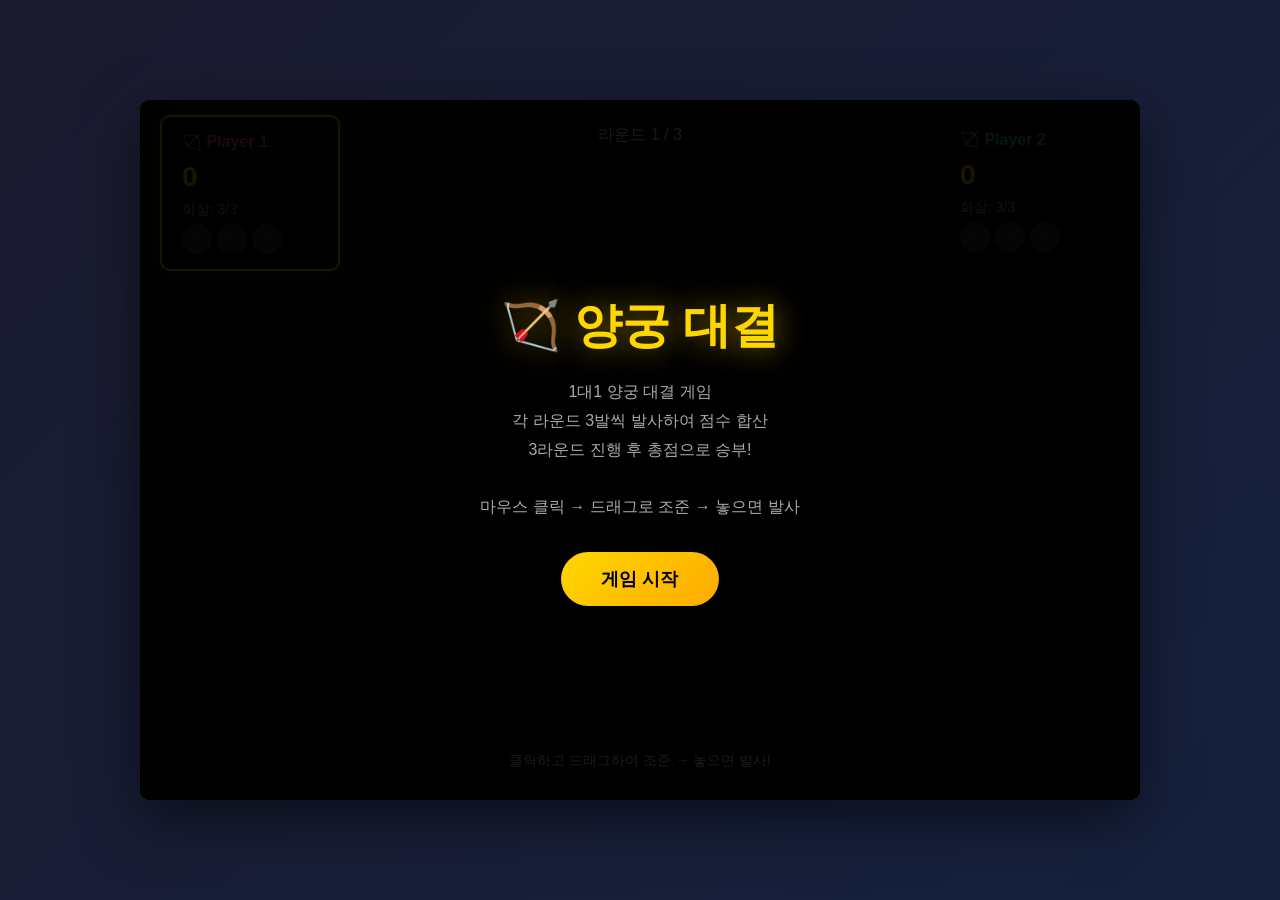
<file: archery.html>
<!DOCTYPE html>
<html lang="ko">
<head>
    <meta charset="UTF-8">
    <meta name="viewport" content="width=device-width, initial-scale=1.0">
    <title>🏹 양궁 대결 - Archery PvP</title>
    <style>
        * {
            margin: 0;
            padding: 0;
            box-sizing: border-box;
        }

        body {
            font-family: 'Segoe UI', Tahoma, Geneva, Verdana, sans-serif;
            background: linear-gradient(135deg, #1a1a2e 0%, #16213e 100%);
            min-height: 100vh;
            display: flex;
            justify-content: center;
            align-items: center;
            overflow: hidden;
        }

        #gameContainer {
            position: relative;
            width: 1000px;
            height: 700px;
            background: #000;
            border-radius: 10px;
            box-shadow: 0 20px 60px rgba(0,0,0,0.5);
            overflow: hidden;
        }

        #gameCanvas {
            display: block;
            cursor: crosshair;
        }

        #ui {
            position: absolute;
            top: 0;
            left: 0;
            width: 100%;
            padding: 15px 20px;
            display: flex;
            justify-content: space-between;
            align-items: flex-start;
            pointer-events: none;
            z-index: 10;
        }

        .player-panel {
            background: rgba(0,0,0,0.7);
            padding: 15px 20px;
            border-radius: 10px;
            min-width: 180px;
            backdrop-filter: blur(5px);
        }

        .player-panel.active {
            border: 2px solid #ffd700;
            box-shadow: 0 0 20px rgba(255, 215, 0, 0.3);
        }

        .player-panel h3 {
            color: #fff;
            margin-bottom: 10px;
            font-size: 16px;
        }

        .player-panel.p1 h3 { color: #ff6b6b; }
        .player-panel.p2 h3 { color: #4ecdc4; }

        .score-display {
            font-size: 28px;
            font-weight: bold;
            color: #ffd700;
        }

        .arrows-display {
            margin-top: 8px;
            font-size: 14px;
            color: #aaa;
        }

        .arrow-scores {
            display: flex;
            gap: 5px;
            margin-top: 5px;
        }

        .arrow-score {
            width: 30px;
            height: 30px;
            border-radius: 50%;
            display: flex;
            align-items: center;
            justify-content: center;
            font-size: 12px;
            font-weight: bold;
            background: #333;
            color: #666;
        }

        .arrow-score.hit {
            background: #ffd700;
            color: #000;
        }

        .arrow-score.ten {
            background: #ff4444;
            color: #fff;
        }

        #roundInfo {
            position: absolute;
            top: 15px;
            left: 50%;
            transform: translateX(-50%);
            background: rgba(0,0,0,0.8);
            padding: 10px 25px;
            border-radius: 20px;
            color: #fff;
            font-size: 16px;
            z-index: 10;
        }

        #instructions {
            position: absolute;
            bottom: 20px;
            left: 50%;
            transform: translateX(-50%);
            background: rgba(0,0,0,0.7);
            padding: 10px 20px;
            border-radius: 10px;
            color: #fff;
            font-size: 14px;
            text-align: center;
            pointer-events: none;
            z-index: 10;
        }

        #startScreen, #resultScreen {
            position: absolute;
            top: 0;
            left: 0;
            width: 100%;
            height: 100%;
            background: rgba(0,0,0,0.9);
            display: flex;
            flex-direction: column;
            justify-content: center;
            align-items: center;
            z-index: 100;
        }

        #startScreen h1, #resultScreen h1 {
            font-size: 48px;
            color: #ffd700;
            margin-bottom: 20px;
            text-shadow: 0 0 30px rgba(255, 215, 0, 0.5);
        }

        #startScreen p {
            color: #aaa;
            margin-bottom: 30px;
            font-size: 16px;
            text-align: center;
            line-height: 1.8;
        }

        .btn {
            padding: 15px 40px;
            font-size: 18px;
            background: linear-gradient(135deg, #ffd700 0%, #ffaa00 100%);
            border: none;
            border-radius: 30px;
            color: #000;
            font-weight: bold;
            cursor: pointer;
            transition: all 0.3s;
            pointer-events: auto;
        }

        .btn:hover {
            transform: scale(1.05);
            box-shadow: 0 10px 30px rgba(255, 215, 0, 0.4);
        }

        #resultScreen .winner {
            font-size: 72px;
            margin-bottom: 10px;
        }

        #resultScreen .winner-text {
            font-size: 32px;
            color: #fff;
            margin-bottom: 30px;
        }

        .final-scores {
            display: flex;
            gap: 50px;
            margin-bottom: 30px;
        }

        .final-score-panel {
            text-align: center;
            padding: 20px 40px;
            background: rgba(255,255,255,0.1);
            border-radius: 15px;
        }

        .final-score-panel h3 {
            color: #fff;
            margin-bottom: 10px;
        }

        .final-score-panel .score {
            font-size: 48px;
            font-weight: bold;
            color: #ffd700;
        }

        .round-results {
            color: #aaa;
            margin-bottom: 20px;
            font-size: 14px;
        }

        #closeupOverlay {
            position: absolute;
            top: 0;
            left: 0;
            width: 100%;
            height: 100%;
            background: rgba(0,0,0,0.8);
            display: none;
            justify-content: center;
            align-items: center;
            z-index: 50;
        }

        #closeupCanvas {
            border-radius: 50%;
            box-shadow: 0 0 50px rgba(255, 215, 0, 0.5);
        }

        #closeupScore {
            position: absolute;
            bottom: 100px;
            font-size: 64px;
            font-weight: bold;
            color: #ffd700;
            text-shadow: 0 0 30px rgba(255, 215, 0, 0.8);
        }
    </style>
</head>
<body>
    <div id="gameContainer">
        <canvas id="gameCanvas" width="1000" height="700"></canvas>

        <div id="ui">
            <div class="player-panel p1" id="p1Panel">
                <h3>🏹 Player 1</h3>
                <div class="score-display" id="p1Score">0</div>
                <div class="arrows-display">화살: <span id="p1Arrows">3</span>/3</div>
                <div class="arrow-scores" id="p1ArrowScores">
                    <div class="arrow-score">-</div>
                    <div class="arrow-score">-</div>
                    <div class="arrow-score">-</div>
                </div>
            </div>

            <div class="player-panel p2" id="p2Panel">
                <h3>🏹 Player 2</h3>
                <div class="score-display" id="p2Score">0</div>
                <div class="arrows-display">화살: <span id="p2Arrows">3</span>/3</div>
                <div class="arrow-scores" id="p2ArrowScores">
                    <div class="arrow-score">-</div>
                    <div class="arrow-score">-</div>
                    <div class="arrow-score">-</div>
                </div>
            </div>
        </div>

        <div id="roundInfo">라운드 1 / 3</div>

        <div id="instructions">클릭하고 드래그하여 조준 → 놓으면 발사!</div>

        <div id="closeupOverlay">
            <canvas id="closeupCanvas" width="300" height="300"></canvas>
            <div id="closeupScore">10</div>
        </div>

        <div id="startScreen">
            <h1>🏹 양궁 대결</h1>
            <p>
                1대1 양궁 대결 게임<br>
                각 라운드 3발씩 발사하여 점수 합산<br>
                3라운드 진행 후 총점으로 승부!<br><br>
                마우스 클릭 → 드래그로 조준 → 놓으면 발사
            </p>
            <button class="btn" id="startBtn">게임 시작</button>
        </div>

        <div id="resultScreen" style="display: none;">
            <div class="winner" id="winnerEmoji">🏆</div>
            <h1 id="winnerText">Player 1 승리!</h1>
            <div class="final-scores">
                <div class="final-score-panel">
                    <h3>Player 1</h3>
                    <div class="score" id="finalP1">0</div>
                </div>
                <div class="final-score-panel">
                    <h3>Player 2</h3>
                    <div class="score" id="finalP2">0</div>
                </div>
            </div>
            <div class="round-results" id="roundResults"></div>
            <button class="btn" id="restartBtn">다시 하기</button>
        </div>
    </div>

    <script>
        // Canvas setup
        const canvas = document.getElementById('gameCanvas');
        const ctx = canvas.getContext('2d');
        const closeupCanvas = document.getElementById('closeupCanvas');
        const closeupCtx = closeupCanvas.getContext('2d');

        // Game state
        let gameState = 'start';
        let currentPlayer = 1;
        let currentRound = 1;
        const maxRounds = 3;
        const arrowsPerRound = 3;

        let players = {
            1: { score: 0, roundScores: [], currentArrows: [], arrowsLeft: 3, wins: 0 },
            2: { score: 0, roundScores: [], currentArrows: [], arrowsLeft: 3, wins: 0 }
        };

        // Aiming state
        let isAiming = false;
        let aimStartTime = 0;
        let aimX = 500;
        let aimY = 280;
        let drawStrength = 0;
        let maxDrawStrength = 100;
        let mouseX = 500;
        let mouseY = 280;

        // Arrow state
        let arrow = null;
        let arrowTrail = [];
        let arrowsOnTarget = [];

        // Target settings
        const target = {
            x: 500,
            y: 280,
            baseRadius: 120,
            distance: 70,
            rings: [
                { radius: 1.0, color: '#fff', score: 1 },
                { radius: 0.9, color: '#fff', score: 2 },
                { radius: 0.8, color: '#000', score: 3 },
                { radius: 0.7, color: '#000', score: 4 },
                { radius: 0.6, color: '#4a9eff', score: 5 },
                { radius: 0.5, color: '#4a9eff', score: 6 },
                { radius: 0.4, color: '#ff4444', score: 7 },
                { radius: 0.3, color: '#ff4444', score: 8 },
                { radius: 0.2, color: '#ffd700', score: 9 },
                { radius: 0.1, color: '#ffd700', score: 10 }
            ]
        };

        // Wind system
        let wind = { x: 0, y: 0, speed: 0, angle: 0 };
        let windAnimTime = 0;

        // Subtle sway for aiming
        let swayTime = 0;
        let swayOffsetX = 0;
        let swayOffsetY = 0;

        // Initialize
        function init() {
            resetRound();
            updateUI();
            gameLoop();
        }

        function resetGame() {
            currentPlayer = 1;
            currentRound = 1;
            players = {
                1: { score: 0, roundScores: [], currentArrows: [], arrowsLeft: 3, wins: 0 },
                2: { score: 0, roundScores: [], currentArrows: [], arrowsLeft: 3, wins: 0 }
            };
            arrowsOnTarget = [];
            resetRound();
            updateUI();
        }

        function resetRound() {
            players[1].arrowsLeft = arrowsPerRound;
            players[2].arrowsLeft = arrowsPerRound;
            players[1].currentArrows = [];
            players[2].currentArrows = [];
            arrowsOnTarget = [];
            generateWind();
        }

        function generateWind() {
            wind.speed = Math.random() * 5 + 0.5; // 0.5 ~ 5.5 m/s
            wind.angle = Math.random() * Math.PI * 2; // Random direction
            wind.x = Math.cos(wind.angle) * wind.speed;
            wind.y = Math.sin(wind.angle) * wind.speed * 0.3; // Less vertical effect
        }

        // Drawing functions
        function drawBackground() {
            // Sky gradient
            const skyGradient = ctx.createLinearGradient(0, 0, 0, 400);
            skyGradient.addColorStop(0, '#87CEEB');
            skyGradient.addColorStop(1, '#E0F6FF');
            ctx.fillStyle = skyGradient;
            ctx.fillRect(0, 0, 1000, 400);

            // Clouds affected by wind
            drawClouds();

            // Ground
            const groundGradient = ctx.createLinearGradient(0, 400, 0, 700);
            groundGradient.addColorStop(0, '#4a7c23');
            groundGradient.addColorStop(1, '#2d5016');
            ctx.fillStyle = groundGradient;
            ctx.fillRect(0, 400, 1000, 300);

            // Grass movement with wind
            drawGrass();

            // Lane lines
            ctx.strokeStyle = 'rgba(255,255,255,0.3)';
            ctx.lineWidth = 2;
            for (let i = -2; i <= 2; i++) {
                ctx.beginPath();
                ctx.moveTo(500 + i * 200, 700);
                ctx.lineTo(500 + i * 20, 400);
                ctx.stroke();
            }

            // Distance marker
            ctx.fillStyle = 'rgba(255,255,255,0.5)';
            ctx.font = '12px Arial';
            ctx.textAlign = 'center';
            ctx.fillText('70m', 500, 390);
        }

        function drawClouds() {
            windAnimTime += 0.01;
            const cloudOffset = (windAnimTime * wind.x * 5) % 200;

            ctx.fillStyle = 'rgba(255,255,255,0.6)';
            for (let i = 0; i < 5; i++) {
                const x = ((i * 250 + cloudOffset) % 1200) - 100;
                const y = 50 + i * 30;
                ctx.beginPath();
                ctx.arc(x, y, 30, 0, Math.PI * 2);
                ctx.arc(x + 25, y - 10, 25, 0, Math.PI * 2);
                ctx.arc(x + 50, y, 28, 0, Math.PI * 2);
                ctx.fill();
            }
        }

        function drawGrass() {
            const grassWave = Math.sin(windAnimTime * 3) * wind.speed * 2;
            ctx.strokeStyle = '#3d6b1e';
            ctx.lineWidth = 2;

            for (let x = 0; x < 1000; x += 15) {
                const waveOffset = Math.sin(x * 0.05 + windAnimTime * 2) * grassWave;
                ctx.beginPath();
                ctx.moveTo(x, 400);
                ctx.quadraticCurveTo(x + waveOffset, 390, x + waveOffset * 0.5, 385);
                ctx.stroke();
            }
        }

        function drawTarget() {
            const { x, y, baseRadius, rings } = target;

            // Target stand
            ctx.fillStyle = '#654321';
            ctx.fillRect(x - 5, y + baseRadius, 10, 80);
            ctx.fillRect(x - 40, y + baseRadius + 70, 80, 10);

            // Draw rings
            for (let i = 0; i < rings.length; i++) {
                const ring = rings[i];
                const radius = baseRadius * ring.radius;

                ctx.beginPath();
                ctx.arc(x, y, radius, 0, Math.PI * 2);
                ctx.fillStyle = ring.color;
                ctx.fill();
                ctx.strokeStyle = i < 2 ? '#ccc' : (ring.color === '#000' ? '#333' : '#000');
                ctx.lineWidth = 1;
                ctx.stroke();
            }

            // Center X
            ctx.strokeStyle = '#000';
            ctx.lineWidth = 1;
            ctx.beginPath();
            ctx.moveTo(x - 5, y - 5);
            ctx.lineTo(x + 5, y + 5);
            ctx.moveTo(x + 5, y - 5);
            ctx.lineTo(x - 5, y + 5);
            ctx.stroke();

            // Draw arrows on target
            arrowsOnTarget.forEach(arr => {
                drawArrowOnTarget(arr.x, arr.y, arr.player);
            });
        }

        function drawArrowOnTarget(ax, ay, player) {
            const color = player === 1 ? '#ff6b6b' : '#4ecdc4';

            ctx.beginPath();
            ctx.arc(ax, ay, 4, 0, Math.PI * 2);
            ctx.fillStyle = color;
            ctx.fill();
            ctx.strokeStyle = '#000';
            ctx.lineWidth = 1;
            ctx.stroke();

            // Fletching sticking out
            ctx.beginPath();
            ctx.moveTo(ax, ay);
            ctx.lineTo(ax - 12, ay - 6);
            ctx.lineTo(ax - 10, ay);
            ctx.lineTo(ax - 12, ay + 6);
            ctx.closePath();
            ctx.fillStyle = color;
            ctx.fill();
        }

        function drawBow() {
            const bowCenterX = 180;
            const bowCenterY = 500;

            // Aim offset - bow follows mouse slightly
            const aimOffsetX = (mouseX - 500) * 0.03;
            const aimOffsetY = (mouseY - 280) * 0.03;

            ctx.save();
            ctx.translate(bowCenterX + aimOffsetX, bowCenterY + aimOffsetY);

            // Tilt the bow - angled like real archery (about 15 degrees)
            ctx.rotate(-0.25); // Slight tilt to the left

            const drawPull = isAiming ? Math.min(drawStrength / maxDrawStrength, 1) : 0;

            // Bow riser (handle) - vertical orientation
            ctx.fillStyle = '#2d1810';
            ctx.beginPath();
            ctx.roundRect(-12, -40, 24, 80, 5);
            ctx.fill();

            // Grip wrapping
            ctx.fillStyle = '#8B4513';
            ctx.fillRect(-10, -20, 20, 50);

            // Grip texture lines
            ctx.strokeStyle = '#654321';
            ctx.lineWidth = 1;
            for (let i = -15; i < 30; i += 5) {
                ctx.beginPath();
                ctx.moveTo(-8, i);
                ctx.lineTo(8, i);
                ctx.stroke();
            }

            // Upper limb
            ctx.beginPath();
            ctx.moveTo(0, -40);
            const upperBend = drawPull * 25;
            ctx.quadraticCurveTo(35 - upperBend, -120, 20 - upperBend * 0.5, -180);
            ctx.strokeStyle = '#1a0f0a';
            ctx.lineWidth = 14;
            ctx.stroke();
            ctx.strokeStyle = '#4a3528';
            ctx.lineWidth = 10;
            ctx.stroke();
            ctx.strokeStyle = '#6b4c3a';
            ctx.lineWidth = 6;
            ctx.stroke();

            // Lower limb
            ctx.beginPath();
            ctx.moveTo(0, 40);
            ctx.quadraticCurveTo(35 - upperBend, 120, 20 - upperBend * 0.5, 180);
            ctx.strokeStyle = '#1a0f0a';
            ctx.lineWidth = 14;
            ctx.stroke();
            ctx.strokeStyle = '#4a3528';
            ctx.lineWidth = 10;
            ctx.stroke();
            ctx.strokeStyle = '#6b4c3a';
            ctx.lineWidth = 6;
            ctx.stroke();

            // Limb tips
            ctx.fillStyle = '#222';
            ctx.beginPath();
            ctx.arc(20 - upperBend * 0.5, -180, 5, 0, Math.PI * 2);
            ctx.fill();
            ctx.beginPath();
            ctx.arc(20 - upperBend * 0.5, 180, 5, 0, Math.PI * 2);
            ctx.fill();

            // Bowstring
            const stringPullX = drawPull * 80;
            ctx.beginPath();
            ctx.moveTo(20 - upperBend * 0.5, -178);
            ctx.lineTo(55 + stringPullX, 0); // String pulled back
            ctx.lineTo(20 - upperBend * 0.5, 178);
            ctx.strokeStyle = '#e8e8e8';
            ctx.lineWidth = 2;
            ctx.stroke();

            // Arrow on bow when aiming
            if (isAiming && drawStrength > 10) {
                const arrowStartX = 55 + stringPullX;
                const arrowEndX = arrowStartX - 280;

                // Arrow shaft
                ctx.beginPath();
                ctx.moveTo(arrowStartX, 0);
                ctx.lineTo(arrowEndX, 0);
                ctx.strokeStyle = '#c4a574';
                ctx.lineWidth = 5;
                ctx.stroke();
                ctx.strokeStyle = '#8B6914';
                ctx.lineWidth = 3;
                ctx.stroke();

                // Arrowhead
                ctx.beginPath();
                ctx.moveTo(arrowEndX - 20, 0);
                ctx.lineTo(arrowEndX, -8);
                ctx.lineTo(arrowEndX, 8);
                ctx.closePath();
                ctx.fillStyle = '#555';
                ctx.fill();

                // Fletching
                const fletchX = arrowStartX - 20;
                ctx.fillStyle = '#cc3333';
                ctx.beginPath();
                ctx.moveTo(fletchX, 0);
                ctx.lineTo(fletchX + 35, -12);
                ctx.lineTo(fletchX + 40, 0);
                ctx.fill();
                ctx.beginPath();
                ctx.moveTo(fletchX, 0);
                ctx.lineTo(fletchX + 35, 12);
                ctx.lineTo(fletchX + 40, 0);
                ctx.fill();

                // Nock
                ctx.fillStyle = '#fff';
                ctx.beginPath();
                ctx.arc(arrowStartX, 0, 3, 0, Math.PI * 2);
                ctx.fill();
            }

            // Archer's hand on string when aiming
            if (isAiming) {
                ctx.fillStyle = '#e0b090';
                ctx.beginPath();
                ctx.ellipse(55 + stringPullX + 10, 0, 15, 20, 0, 0, Math.PI * 2);
                ctx.fill();

                // Fingers
                ctx.strokeStyle = '#d4a07a';
                ctx.lineWidth = 6;
                ctx.lineCap = 'round';
                ctx.beginPath();
                ctx.moveTo(55 + stringPullX + 5, -8);
                ctx.lineTo(55 + stringPullX - 5, -12);
                ctx.stroke();
                ctx.beginPath();
                ctx.moveTo(55 + stringPullX + 5, 0);
                ctx.lineTo(55 + stringPullX - 8, 0);
                ctx.stroke();
                ctx.beginPath();
                ctx.moveTo(55 + stringPullX + 5, 8);
                ctx.lineTo(55 + stringPullX - 5, 12);
                ctx.stroke();
            }

            ctx.restore();

            // Power meter
            if (isAiming) {
                drawPowerMeter();
            }
        }

        function drawPowerMeter() {
            const meterX = 50;
            const meterY = 250;
            const meterHeight = 200;
            const meterWidth = 25;

            ctx.fillStyle = 'rgba(0,0,0,0.7)';
            ctx.beginPath();
            ctx.roundRect(meterX - 8, meterY - 30, meterWidth + 16, meterHeight + 50, 10);
            ctx.fill();

            ctx.fillStyle = '#222';
            ctx.fillRect(meterX, meterY, meterWidth, meterHeight);

            const powerHeight = (drawStrength / maxDrawStrength) * meterHeight;
            const powerGradient = ctx.createLinearGradient(0, meterY + meterHeight, 0, meterY);
            powerGradient.addColorStop(0, '#22cc22');
            powerGradient.addColorStop(0.4, '#88cc22');
            powerGradient.addColorStop(0.7, '#cccc22');
            powerGradient.addColorStop(1, '#cc4422');
            ctx.fillStyle = powerGradient;
            ctx.fillRect(meterX, meterY + meterHeight - powerHeight, meterWidth, powerHeight);

            // Optimal zone marker (60-80%)
            ctx.strokeStyle = '#fff';
            ctx.lineWidth = 2;
            const optimalTop = meterY + meterHeight * 0.2;
            const optimalHeight = meterHeight * 0.2;
            ctx.strokeRect(meterX - 3, optimalTop, meterWidth + 6, optimalHeight);

            ctx.fillStyle = '#fff';
            ctx.font = 'bold 10px Arial';
            ctx.textAlign = 'center';
            ctx.fillText('BEST', meterX + meterWidth / 2, optimalTop - 5);

            ctx.fillStyle = '#fff';
            ctx.font = 'bold 12px Arial';
            ctx.fillText('POWER', meterX + meterWidth / 2, meterY - 12);

            // Percentage
            const pct = Math.round(drawStrength);
            ctx.fillText(`${pct}%`, meterX + meterWidth / 2, meterY + meterHeight + 18);
        }

        function drawCrosshair() {
            if (!isAiming) return;

            // Subtle breathing sway - not spinning
            swayTime += 0.02;
            const breathCycle = Math.sin(swayTime * 0.8); // Slow breathing
            const microTremor = Math.sin(swayTime * 4) * 0.3; // Tiny hand tremor

            // Sway decreases with draw strength (more stable when fully drawn)
            const stabilityFactor = 1 - (drawStrength / maxDrawStrength) * 0.6;
            const swayAmount = 3 * stabilityFactor;

            swayOffsetX = (breathCycle * 2 + microTremor) * swayAmount;
            swayOffsetY = (Math.cos(swayTime * 0.6) * 1.5 + microTremor * 0.5) * swayAmount;

            const cx = mouseX + swayOffsetX;
            const cy = mouseY + swayOffsetY;

            // Simple crosshair - not spinning
            ctx.strokeStyle = 'rgba(255, 50, 50, 0.8)';
            ctx.lineWidth = 2;

            // Outer circle
            ctx.beginPath();
            ctx.arc(cx, cy, 25, 0, Math.PI * 2);
            ctx.stroke();

            // Inner circle
            ctx.beginPath();
            ctx.arc(cx, cy, 8, 0, Math.PI * 2);
            ctx.stroke();

            // Cross lines
            ctx.beginPath();
            ctx.moveTo(cx - 35, cy);
            ctx.lineTo(cx - 12, cy);
            ctx.moveTo(cx + 12, cy);
            ctx.lineTo(cx + 35, cy);
            ctx.moveTo(cx, cy - 35);
            ctx.lineTo(cx, cy - 12);
            ctx.moveTo(cx, cy + 12);
            ctx.lineTo(cx, cy + 35);
            ctx.stroke();

            // Center dot
            ctx.fillStyle = 'rgba(255, 50, 50, 0.9)';
            ctx.beginPath();
            ctx.arc(cx, cy, 3, 0, Math.PI * 2);
            ctx.fill();

            aimX = cx;
            aimY = cy;
        }

        function drawWindIndicator() {
            const wx = 900;
            const wy = 200;
            const size = 70;

            // Background panel
            ctx.fillStyle = 'rgba(0,0,0,0.75)';
            ctx.beginPath();
            ctx.roundRect(wx - size/2 - 15, wy - size/2 - 35, size + 30, size + 70, 10);
            ctx.fill();

            // Title
            ctx.fillStyle = '#fff';
            ctx.font = 'bold 14px Arial';
            ctx.textAlign = 'center';
            ctx.fillText('WIND', wx, wy - size/2 - 15);

            // Compass circle
            ctx.strokeStyle = '#444';
            ctx.lineWidth = 2;
            ctx.beginPath();
            ctx.arc(wx, wy, size/2, 0, Math.PI * 2);
            ctx.stroke();

            // Compass directions
            ctx.fillStyle = '#888';
            ctx.font = '10px Arial';
            ctx.fillText('N', wx, wy - size/2 - 5);
            ctx.fillText('S', wx, wy + size/2 + 12);
            ctx.fillText('W', wx - size/2 - 8, wy + 4);
            ctx.fillText('E', wx + size/2 + 8, wy + 4);

            // Wind sock / arrow
            const arrowLen = Math.min(wind.speed * 6, size/2 - 5);

            ctx.save();
            ctx.translate(wx, wy);
            ctx.rotate(wind.angle);

            // Animated wind streaks
            const streakOffset = (windAnimTime * 20) % 15;
            ctx.strokeStyle = 'rgba(100, 180, 255, 0.4)';
            ctx.lineWidth = 2;
            for (let i = 0; i < 3; i++) {
                const sx = -size/2 + i * 15 + streakOffset;
                ctx.beginPath();
                ctx.moveTo(sx, -3);
                ctx.lineTo(sx + 10, -3);
                ctx.stroke();
                ctx.beginPath();
                ctx.moveTo(sx + 5, 3);
                ctx.lineTo(sx + 15, 3);
                ctx.stroke();
            }

            // Main wind arrow
            ctx.beginPath();
            ctx.moveTo(-5, 0);
            ctx.lineTo(arrowLen, 0);
            ctx.strokeStyle = '#4a9eff';
            ctx.lineWidth = 4;
            ctx.stroke();

            // Arrowhead
            ctx.beginPath();
            ctx.moveTo(arrowLen + 10, 0);
            ctx.lineTo(arrowLen - 5, -8);
            ctx.lineTo(arrowLen - 5, 8);
            ctx.closePath();
            ctx.fillStyle = '#4a9eff';
            ctx.fill();

            ctx.restore();

            // Wind speed text
            ctx.fillStyle = '#4a9eff';
            ctx.font = 'bold 16px Arial';
            ctx.fillText(`${wind.speed.toFixed(1)}`, wx, wy + size/2 + 30);
            ctx.font = '11px Arial';
            ctx.fillStyle = '#888';
            ctx.fillText('m/s', wx + 22, wy + size/2 + 30);

            // Wind strength indicator bars
            const bars = Math.ceil(wind.speed / 1.5);
            for (let i = 0; i < 4; i++) {
                ctx.fillStyle = i < bars ? '#4a9eff' : '#333';
                ctx.fillRect(wx - 25 + i * 14, wy + size/2 + 38, 10, 5);
            }
        }

        function drawFlyingArrow() {
            if (!arrow) return;

            // Draw trail
            if (arrowTrail.length > 1) {
                ctx.beginPath();
                ctx.moveTo(arrowTrail[0].screenX, arrowTrail[0].screenY);
                for (let i = 1; i < arrowTrail.length; i++) {
                    ctx.lineTo(arrowTrail[i].screenX, arrowTrail[i].screenY);
                }
                ctx.strokeStyle = 'rgba(200, 150, 100, 0.3)';
                ctx.lineWidth = 2;
                ctx.stroke();
            }

            const { screenX, screenY, angle, scale } = arrow;
            const arrowLength = 40 * scale;
            const color = arrow.player === 1 ? '#ff6b6b' : '#4ecdc4';

            ctx.save();
            ctx.translate(screenX, screenY);
            ctx.rotate(angle);

            // Arrow shaft
            ctx.beginPath();
            ctx.moveTo(-arrowLength, 0);
            ctx.lineTo(arrowLength * 0.3, 0);
            ctx.strokeStyle = '#c4a574';
            ctx.lineWidth = Math.max(3, 5 * scale);
            ctx.stroke();

            // Arrowhead
            ctx.beginPath();
            ctx.moveTo(-arrowLength - 15 * scale, 0);
            ctx.lineTo(-arrowLength, -6 * scale);
            ctx.lineTo(-arrowLength, 6 * scale);
            ctx.closePath();
            ctx.fillStyle = '#555';
            ctx.fill();

            // Fletching
            ctx.fillStyle = color;
            ctx.beginPath();
            ctx.moveTo(arrowLength * 0.1, 0);
            ctx.lineTo(arrowLength * 0.4, -10 * scale);
            ctx.lineTo(arrowLength * 0.5, 0);
            ctx.fill();
            ctx.beginPath();
            ctx.moveTo(arrowLength * 0.1, 0);
            ctx.lineTo(arrowLength * 0.4, 10 * scale);
            ctx.lineTo(arrowLength * 0.5, 0);
            ctx.fill();

            ctx.restore();

            // Shadow on ground
            if (arrow.worldY < 100) {
                const shadowY = 400 + arrow.z * 0.05;
                const shadowScale = 0.3 * scale;
                ctx.beginPath();
                ctx.ellipse(screenX, shadowY, 20 * shadowScale, 5 * shadowScale, 0, 0, Math.PI * 2);
                ctx.fillStyle = 'rgba(0,0,0,0.2)';
                ctx.fill();
            }
        }

        function drawPlayerIndicator() {
            const playerColor = currentPlayer === 1 ? '#ff6b6b' : '#4ecdc4';
            ctx.fillStyle = playerColor;
            ctx.font = 'bold 24px Arial';
            ctx.textAlign = 'center';
            ctx.fillText(`Player ${currentPlayer}의 차례`, 500, 670);
        }

        // Game logic
        function shootArrow() {
            const power = Math.min(drawStrength / maxDrawStrength, 1);

            // Starting position (from bow)
            const startX = aimX;
            const startY = aimY;

            // Calculate initial velocity based on power and aim
            // The arrow should arc towards where you're aiming
            const targetDist = 70; // meters to target
            const flightTime = 1.5 - power * 0.3; // Higher power = faster

            // Initial velocity to hit the aim point considering gravity
            const gravity = 15;
            const vx = (target.x - startX) / (flightTime * 60); // Horizontal velocity
            const vy = ((target.y - startY) / (flightTime * 60)) - (gravity * flightTime * 60 / 2); // Compensate for gravity

            // Add aim offset (where player is actually aiming vs target center)
            const aimOffsetX = (aimX - target.x) / 50;
            const aimOffsetY = (aimY - target.y) / 50;

            arrow = {
                // World position
                x: startX,
                y: startY,
                z: 0, // Distance traveled

                // Velocity
                vx: vx + aimOffsetX,
                vy: vy + aimOffsetY,
                vz: 12 + power * 5, // Forward speed

                // Screen position (calculated)
                screenX: startX,
                screenY: startY,
                angle: 0,
                scale: 1,

                // For height calculation
                worldY: 0,

                // Tracking
                player: currentPlayer,
                power: power,
                flightTime: 0,
                maxZ: 800 // Target distance in "units"
            };

            arrowTrail = [];
            gameState = 'shooting';
            isAiming = false;
            drawStrength = 0;
        }

        function updateArrow() {
            if (!arrow) return;

            arrow.flightTime += 1;

            // Physics constants
            const gravity = 0.15;
            const windEffect = 0.02;
            const airResistance = 0.998;

            // Apply wind (more effect as arrow slows down)
            const windFactor = windEffect * (1 + arrow.flightTime * 0.01);
            arrow.vx += wind.x * windFactor;
            arrow.vy += wind.y * windFactor * 0.5;

            // Apply gravity
            arrow.vy += gravity;

            // Apply air resistance
            arrow.vx *= airResistance;
            arrow.vy *= airResistance;
            arrow.vz *= airResistance;

            // Update position
            arrow.x += arrow.vx;
            arrow.worldY += arrow.vy;
            arrow.z += arrow.vz;

            // 3D to 2D projection
            const perspective = 800;
            const scale = perspective / (perspective + arrow.z);

            arrow.screenX = 500 + (arrow.x - 500) * scale;
            arrow.screenY = 350 + (arrow.worldY - 70) * scale - (350 - target.y) * (1 - scale);
            arrow.scale = scale;

            // Calculate arrow angle based on velocity
            const screenVx = arrow.vx * scale;
            const screenVy = arrow.vy * scale - arrow.vz * 0.1; // Account for forward motion
            arrow.angle = Math.atan2(screenVy, -arrow.vz * scale + Math.abs(screenVx) * 0.1);

            // Add to trail
            arrowTrail.push({ screenX: arrow.screenX, screenY: arrow.screenY });
            if (arrowTrail.length > 20) arrowTrail.shift();

            // Check if arrow reached target
            if (arrow.z >= arrow.maxZ) {
                // Calculate final hit position
                const hitX = arrow.screenX;
                const hitY = arrow.screenY;

                // Calculate score
                const dx = hitX - target.x;
                const dy = hitY - target.y;
                const distance = Math.sqrt(dx * dx + dy * dy);

                let score = 0;
                for (let i = target.rings.length - 1; i >= 0; i--) {
                    if (distance <= target.baseRadius * target.rings[i].radius) {
                        score = target.rings[i].score;
                        break;
                    }
                }

                arrowsOnTarget.push({
                    x: hitX,
                    y: hitY,
                    player: currentPlayer,
                    score: score
                });

                players[currentPlayer].score += score;
                players[currentPlayer].currentArrows.push(score);
                players[currentPlayer].arrowsLeft--;

                arrow = null;
                arrowTrail = [];

                showCloseup(hitX, hitY, score);
            }

            // Check if arrow missed (went too far off screen or hit ground)
            if (arrow && (arrow.screenY > 600 || arrow.screenX < -100 || arrow.screenX > 1100)) {
                players[currentPlayer].currentArrows.push(0);
                players[currentPlayer].arrowsLeft--;

                arrow = null;
                arrowTrail = [];

                showCloseup(target.x, target.y + 200, 0);
            }
        }

        function showCloseup(hitX, hitY, score) {
            gameState = 'closeup';

            const overlay = document.getElementById('closeupOverlay');
            const scoreDisplay = document.getElementById('closeupScore');

            overlay.style.display = 'flex';
            scoreDisplay.textContent = score > 0 ? `${score}점!` : 'MISS!';
            scoreDisplay.style.color = score === 10 ? '#ff4444' : (score > 0 ? '#ffd700' : '#ff0000');

            drawCloseupTarget(hitX, hitY);

            setTimeout(() => {
                overlay.style.display = 'none';
                updateUI();
                nextTurn();
            }, 1500);
        }

        function drawCloseupTarget(hitX, hitY) {
            const ctx = closeupCtx;
            const size = 300;
            const centerX = size / 2;
            const centerY = size / 2;

            ctx.clearRect(0, 0, size, size);

            const scale = 2;
            const offsetX = (hitX - target.x) * scale;
            const offsetY = (hitY - target.y) * scale;

            target.rings.forEach((ring, i) => {
                const radius = target.baseRadius * ring.radius * scale;
                ctx.beginPath();
                ctx.arc(centerX - offsetX, centerY - offsetY, radius, 0, Math.PI * 2);
                ctx.fillStyle = ring.color;
                ctx.fill();
                ctx.strokeStyle = i < 2 ? '#ccc' : (ring.color === '#000' ? '#333' : '#000');
                ctx.lineWidth = 1;
                ctx.stroke();
            });

            // Arrow hit point
            ctx.beginPath();
            ctx.arc(centerX, centerY, 8, 0, Math.PI * 2);
            ctx.fillStyle = currentPlayer === 1 ? '#ff6b6b' : '#4ecdc4';
            ctx.fill();
            ctx.strokeStyle = '#000';
            ctx.lineWidth = 2;
            ctx.stroke();

            // Arrow shaft
            ctx.beginPath();
            ctx.moveTo(centerX, centerY);
            ctx.lineTo(centerX + 25, centerY + 15);
            ctx.strokeStyle = '#8B4513';
            ctx.lineWidth = 4;
            ctx.stroke();
        }

        function nextTurn() {
            if (players[1].arrowsLeft === 0 && players[2].arrowsLeft === 0) {
                endRound();
            } else if (players[currentPlayer].arrowsLeft === 0) {
                currentPlayer = currentPlayer === 1 ? 2 : 1;
                gameState = 'playing';
            } else {
                if (currentPlayer === 1 && players[2].arrowsLeft > 0) {
                    currentPlayer = 2;
                } else if (currentPlayer === 2 && players[1].arrowsLeft > 0) {
                    currentPlayer = 1;
                }
                gameState = 'playing';
            }
            updateUI();
        }

        function endRound() {
            const p1RoundScore = players[1].currentArrows.reduce((a, b) => a + b, 0);
            const p2RoundScore = players[2].currentArrows.reduce((a, b) => a + b, 0);

            players[1].roundScores.push(p1RoundScore);
            players[2].roundScores.push(p2RoundScore);

            if (p1RoundScore > p2RoundScore) {
                players[1].wins++;
            } else if (p2RoundScore > p1RoundScore) {
                players[2].wins++;
            }

            if (currentRound >= maxRounds) {
                endGame();
            } else {
                currentRound++;
                resetRound();
                currentPlayer = 1;
                gameState = 'playing';
                updateUI();
            }
        }

        function endGame() {
            gameState = 'result';

            const resultScreen = document.getElementById('resultScreen');
            resultScreen.style.display = 'flex';

            document.getElementById('finalP1').textContent = players[1].score;
            document.getElementById('finalP2').textContent = players[2].score;

            let winnerText, winnerEmoji;
            if (players[1].score > players[2].score) {
                winnerText = 'Player 1 승리!';
                winnerEmoji = '🔴';
            } else if (players[2].score > players[1].score) {
                winnerText = 'Player 2 승리!';
                winnerEmoji = '🔵';
            } else {
                winnerText = '무승부!';
                winnerEmoji = '🤝';
            }

            document.getElementById('winnerText').textContent = winnerText;
            document.getElementById('winnerEmoji').textContent = winnerEmoji;

            let roundDetails = '';
            for (let i = 0; i < maxRounds; i++) {
                const p1 = players[1].roundScores[i] || 0;
                const p2 = players[2].roundScores[i] || 0;
                const winner = p1 > p2 ? 'P1' : (p2 > p1 ? 'P2' : 'Draw');
                roundDetails += `Round ${i + 1}: P1(${p1}) vs P2(${p2}) - ${winner} | `;
            }
            document.getElementById('roundResults').textContent = roundDetails;
        }

        function updateUI() {
            document.getElementById('p1Score').textContent = players[1].score;
            document.getElementById('p2Score').textContent = players[2].score;
            document.getElementById('p1Arrows').textContent = players[1].arrowsLeft;
            document.getElementById('p2Arrows').textContent = players[2].arrowsLeft;
            document.getElementById('roundInfo').textContent = `라운드 ${currentRound} / ${maxRounds}`;

            document.getElementById('p1Panel').classList.toggle('active', currentPlayer === 1);
            document.getElementById('p2Panel').classList.toggle('active', currentPlayer === 2);

            updateArrowScores('p1ArrowScores', players[1].currentArrows);
            updateArrowScores('p2ArrowScores', players[2].currentArrows);

            if (gameState === 'playing') {
                document.getElementById('instructions').textContent =
                    `Player ${currentPlayer}: 클릭하고 드래그하여 조준 → 놓으면 발사!`;
            }
        }

        function updateArrowScores(elementId, arrows) {
            const container = document.getElementById(elementId);
            const divs = container.querySelectorAll('.arrow-score');
            divs.forEach((div, i) => {
                if (arrows[i] !== undefined) {
                    div.textContent = arrows[i];
                    div.classList.add('hit');
                    div.classList.toggle('ten', arrows[i] === 10);
                } else {
                    div.textContent = '-';
                    div.classList.remove('hit', 'ten');
                }
            });
        }

        // Main game loop
        function gameLoop() {
            ctx.clearRect(0, 0, canvas.width, canvas.height);

            if (gameState !== 'start' && gameState !== 'result') {
                drawBackground();
                drawTarget();
                drawWindIndicator();
                drawBow();
                drawCrosshair();
                drawFlyingArrow();
                drawPlayerIndicator();

                if (gameState === 'shooting') {
                    updateArrow();
                }

                if (isAiming) {
                    const elapsed = Date.now() - aimStartTime;
                    drawStrength = Math.min(elapsed / 25, maxDrawStrength);
                }
            }

            requestAnimationFrame(gameLoop);
        }

        // Event listeners
        canvas.addEventListener('mousedown', (e) => {
            if (gameState !== 'playing') return;

            const rect = canvas.getBoundingClientRect();
            mouseX = e.clientX - rect.left;
            mouseY = e.clientY - rect.top;

            isAiming = true;
            aimStartTime = Date.now();
            drawStrength = 0;
            swayTime = 0;
            gameState = 'aiming';
        });

        canvas.addEventListener('mousemove', (e) => {
            const rect = canvas.getBoundingClientRect();
            const newMouseX = e.clientX - rect.left;
            const newMouseY = e.clientY - rect.top;

            if (isAiming) {
                mouseX = Math.max(300, Math.min(700, newMouseX));
                mouseY = Math.max(150, Math.min(400, newMouseY));
            }
        });

        canvas.addEventListener('mouseup', () => {
            if (gameState !== 'aiming') return;

            if (drawStrength > 20) {
                shootArrow();
            } else {
                isAiming = false;
                gameState = 'playing';
            }
        });

        canvas.addEventListener('mouseleave', () => {
            if (gameState === 'aiming') {
                isAiming = false;
                drawStrength = 0;
                gameState = 'playing';
            }
        });

        document.getElementById('startBtn').addEventListener('click', () => {
            document.getElementById('startScreen').style.display = 'none';
            gameState = 'playing';
            resetGame();
        });

        document.getElementById('restartBtn').addEventListener('click', () => {
            document.getElementById('resultScreen').style.display = 'none';
            gameState = 'playing';
            resetGame();
        });

        // Start
        init();
    </script>
</body>
</html>
</file>
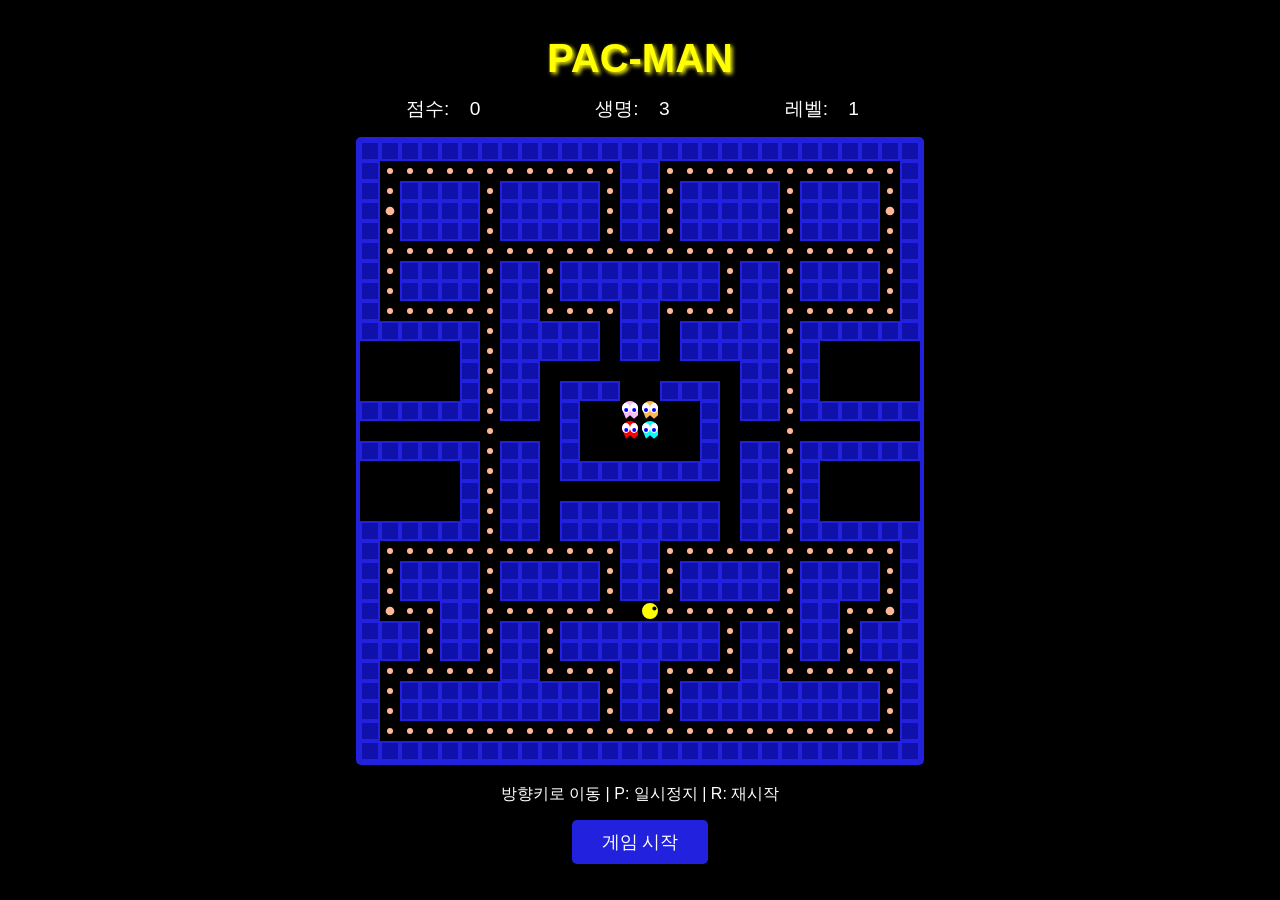
<file: pacman.html>
<!DOCTYPE html>
<html lang="ko">
<head>
    <meta charset="UTF-8">
    <meta name="viewport" content="width=device-width, initial-scale=1.0">
    <title>팩맨 게임</title>
    <style>
        * {
            margin: 0;
            padding: 0;
            box-sizing: border-box;
        }

        body {
            display: flex;
            justify-content: center;
            align-items: center;
            min-height: 100vh;
            background: #000;
            font-family: 'Arial', sans-serif;
        }

        .game-container {
            text-align: center;
        }

        h1 {
            color: #ffff00;
            margin-bottom: 10px;
            font-size: 2.5em;
            text-shadow: 2px 2px 4px #ff0;
        }

        .score-board {
            display: flex;
            justify-content: space-around;
            color: #fff;
            font-size: 1.2em;
            margin-bottom: 10px;
        }

        .score-board span {
            padding: 5px 15px;
        }

        #gameCanvas {
            border: 4px solid #2121de;
            border-radius: 5px;
            background: #000;
        }

        .controls {
            margin-top: 15px;
            color: #fff;
        }

        .controls p {
            margin: 5px 0;
        }

        .btn {
            padding: 10px 30px;
            font-size: 1.1em;
            background: #2121de;
            color: #fff;
            border: none;
            border-radius: 5px;
            cursor: pointer;
            margin-top: 10px;
        }

        .btn:hover {
            background: #3333ff;
        }

        .game-over {
            position: absolute;
            top: 50%;
            left: 50%;
            transform: translate(-50%, -50%);
            background: rgba(0, 0, 0, 0.9);
            padding: 40px;
            border-radius: 10px;
            border: 3px solid #ffff00;
            display: none;
            z-index: 100;
        }

        .game-over h2 {
            color: #ff0000;
            font-size: 2em;
            margin-bottom: 20px;
        }

        .game-over.win h2 {
            color: #00ff00;
        }

        .mobile-controls {
            display: none;
            margin-top: 20px;
        }

        .mobile-btn {
            width: 60px;
            height: 60px;
            font-size: 24px;
            background: #2121de;
            color: #fff;
            border: none;
            border-radius: 10px;
            margin: 5px;
        }

        @media (max-width: 600px) {
            .mobile-controls {
                display: block;
            }
        }
    </style>
</head>
<body>
    <div class="game-container">
        <h1>PAC-MAN</h1>
        <div class="score-board">
            <span>점수: <span id="score">0</span></span>
            <span>생명: <span id="lives">3</span></span>
            <span>레벨: <span id="level">1</span></span>
        </div>
        <canvas id="gameCanvas" width="560" height="620"></canvas>
        <div class="controls">
            <p>방향키로 이동 | P: 일시정지 | R: 재시작</p>
            <button class="btn" onclick="startGame()">게임 시작</button>
        </div>
        <div class="mobile-controls">
            <div>
                <button class="mobile-btn" onclick="setDirection(0, -1)">▲</button>
            </div>
            <div>
                <button class="mobile-btn" onclick="setDirection(-1, 0)">◀</button>
                <button class="mobile-btn" onclick="setDirection(0, 1)">▼</button>
                <button class="mobile-btn" onclick="setDirection(1, 0)">▶</button>
            </div>
        </div>
    </div>

    <div class="game-over" id="gameOverScreen">
        <h2 id="gameOverText">GAME OVER</h2>
        <p style="color: #fff; margin-bottom: 20px;">최종 점수: <span id="finalScore">0</span></p>
        <button class="btn" onclick="startGame()">다시 시작</button>
    </div>

    <script>
        const canvas = document.getElementById('gameCanvas');
        const ctx = canvas.getContext('2d');

        // Game settings
        const TILE_SIZE = 20;
        const ROWS = 31;
        const COLS = 28;

        // Game state
        let score = 0;
        let lives = 3;
        let level = 1;
        let gameRunning = false;
        let gamePaused = false;
        let animationId;
        let dotsRemaining = 0;
        let frameCount = 0;
        const PACMAN_MOVE_INTERVAL = 3;  // 팩맨: 3프레임마다 이동
        const GHOST_MOVE_INTERVAL = 6;  // 유령: 6프레임마다 이동 (팩맨의 절반 속도)

        // Map: 0=empty, 1=wall, 2=dot, 3=power pellet, 4=ghost house
        const originalMap = [
            [1,1,1,1,1,1,1,1,1,1,1,1,1,1,1,1,1,1,1,1,1,1,1,1,1,1,1,1],
            [1,2,2,2,2,2,2,2,2,2,2,2,2,1,1,2,2,2,2,2,2,2,2,2,2,2,2,1],
            [1,2,1,1,1,1,2,1,1,1,1,1,2,1,1,2,1,1,1,1,1,2,1,1,1,1,2,1],
            [1,3,1,1,1,1,2,1,1,1,1,1,2,1,1,2,1,1,1,1,1,2,1,1,1,1,3,1],
            [1,2,1,1,1,1,2,1,1,1,1,1,2,1,1,2,1,1,1,1,1,2,1,1,1,1,2,1],
            [1,2,2,2,2,2,2,2,2,2,2,2,2,2,2,2,2,2,2,2,2,2,2,2,2,2,2,1],
            [1,2,1,1,1,1,2,1,1,2,1,1,1,1,1,1,1,1,2,1,1,2,1,1,1,1,2,1],
            [1,2,1,1,1,1,2,1,1,2,1,1,1,1,1,1,1,1,2,1,1,2,1,1,1,1,2,1],
            [1,2,2,2,2,2,2,1,1,2,2,2,2,1,1,2,2,2,2,1,1,2,2,2,2,2,2,1],
            [1,1,1,1,1,1,2,1,1,1,1,1,0,1,1,0,1,1,1,1,1,2,1,1,1,1,1,1],
            [0,0,0,0,0,1,2,1,1,1,1,1,0,1,1,0,1,1,1,1,1,2,1,0,0,0,0,0],
            [0,0,0,0,0,1,2,1,1,0,0,0,0,0,0,0,0,0,0,1,1,2,1,0,0,0,0,0],
            [0,0,0,0,0,1,2,1,1,0,1,1,1,4,4,1,1,1,0,1,1,2,1,0,0,0,0,0],
            [1,1,1,1,1,1,2,1,1,0,1,4,4,4,4,4,4,1,0,1,1,2,1,1,1,1,1,1],
            [0,0,0,0,0,0,2,0,0,0,1,4,4,4,4,4,4,1,0,0,0,2,0,0,0,0,0,0],
            [1,1,1,1,1,1,2,1,1,0,1,4,4,4,4,4,4,1,0,1,1,2,1,1,1,1,1,1],
            [0,0,0,0,0,1,2,1,1,0,1,1,1,1,1,1,1,1,0,1,1,2,1,0,0,0,0,0],
            [0,0,0,0,0,1,2,1,1,0,0,0,0,0,0,0,0,0,0,1,1,2,1,0,0,0,0,0],
            [0,0,0,0,0,1,2,1,1,0,1,1,1,1,1,1,1,1,0,1,1,2,1,0,0,0,0,0],
            [1,1,1,1,1,1,2,1,1,0,1,1,1,1,1,1,1,1,0,1,1,2,1,1,1,1,1,1],
            [1,2,2,2,2,2,2,2,2,2,2,2,2,1,1,2,2,2,2,2,2,2,2,2,2,2,2,1],
            [1,2,1,1,1,1,2,1,1,1,1,1,2,1,1,2,1,1,1,1,1,2,1,1,1,1,2,1],
            [1,2,1,1,1,1,2,1,1,1,1,1,2,1,1,2,1,1,1,1,1,2,1,1,1,1,2,1],
            [1,3,2,2,1,1,2,2,2,2,2,2,2,0,0,2,2,2,2,2,2,2,1,1,2,2,3,1],
            [1,1,1,2,1,1,2,1,1,2,1,1,1,1,1,1,1,1,2,1,1,2,1,1,2,1,1,1],
            [1,1,1,2,1,1,2,1,1,2,1,1,1,1,1,1,1,1,2,1,1,2,1,1,2,1,1,1],
            [1,2,2,2,2,2,2,1,1,2,2,2,2,1,1,2,2,2,2,1,1,2,2,2,2,2,2,1],
            [1,2,1,1,1,1,1,1,1,1,1,1,2,1,1,2,1,1,1,1,1,1,1,1,1,1,2,1],
            [1,2,1,1,1,1,1,1,1,1,1,1,2,1,1,2,1,1,1,1,1,1,1,1,1,1,2,1],
            [1,2,2,2,2,2,2,2,2,2,2,2,2,2,2,2,2,2,2,2,2,2,2,2,2,2,2,1],
            [1,1,1,1,1,1,1,1,1,1,1,1,1,1,1,1,1,1,1,1,1,1,1,1,1,1,1,1]
        ];

        let map = [];

        // Pacman
        let pacman = {
            x: 14,
            y: 23,
            dx: 0,
            dy: 0,
            nextDx: 0,
            nextDy: 0,
            mouthOpen: 0,
            mouthDir: 1
        };

        // Ghosts
        const ghostColors = ['#ff0000', '#00ffff', '#ffb8ff', '#ffb852'];
        const ghostNames = ['Blinky', 'Inky', 'Pinky', 'Clyde'];
        let ghosts = [];

        let powerMode = false;
        let powerTimer = 0;

        function initGame() {
            // Deep copy map
            map = originalMap.map(row => [...row]);

            // Count dots
            dotsRemaining = 0;
            for (let y = 0; y < ROWS; y++) {
                for (let x = 0; x < COLS; x++) {
                    if (map[y][x] === 2 || map[y][x] === 3) {
                        dotsRemaining++;
                    }
                }
            }

            // Reset pacman
            pacman = {
                x: 14,
                y: 23,
                dx: 0,
                dy: 0,
                nextDx: 0,
                nextDy: 0,
                mouthOpen: 0,
                mouthDir: 1
            };

            // Initialize ghosts
            ghosts = [
                { x: 13, y: 14, dx: 1, dy: 0, color: ghostColors[0], name: ghostNames[0], scared: false, eaten: false },
                { x: 14, y: 14, dx: -1, dy: 0, color: ghostColors[1], name: ghostNames[1], scared: false, eaten: false },
                { x: 13, y: 13, dx: 0, dy: -1, color: ghostColors[2], name: ghostNames[2], scared: false, eaten: false },
                { x: 14, y: 13, dx: 0, dy: 1, color: ghostColors[3], name: ghostNames[3], scared: false, eaten: false }
            ];

            powerMode = false;
            powerTimer = 0;
            frameCount = 0;

            updateDisplay();
        }

        function updateDisplay() {
            document.getElementById('score').textContent = score;
            document.getElementById('lives').textContent = lives;
            document.getElementById('level').textContent = level;
        }

        function startGame() {
            document.getElementById('gameOverScreen').style.display = 'none';
            score = 0;
            lives = 3;
            level = 1;
            initGame();
            gameRunning = true;
            gamePaused = false;
            if (animationId) cancelAnimationFrame(animationId);
            gameLoop();
        }

        function gameLoop() {
            if (!gameRunning || gamePaused) return;

            update();
            draw();

            animationId = requestAnimationFrame(gameLoop);
        }

        function update() {
            // Update pacman mouth animation
            pacman.mouthOpen += 0.15 * pacman.mouthDir;
            if (pacman.mouthOpen >= 1 || pacman.mouthOpen <= 0) {
                pacman.mouthDir *= -1;
            }

            // 프레임 카운터 증가
            frameCount++;

            // 팩맨 이동 (3프레임마다, 속도 1/3)
            if (frameCount % PACMAN_MOVE_INTERVAL === 0) {
                // Try next direction
                let nextX = pacman.x + pacman.nextDx;
                let nextY = pacman.y + pacman.nextDy;

                // Tunnel wrap
                if (nextX < 0) nextX = COLS - 1;
                if (nextX >= COLS) nextX = 0;

                if (canMove(nextX, nextY)) {
                    pacman.dx = pacman.nextDx;
                    pacman.dy = pacman.nextDy;
                }

                // Move pacman
                let newX = pacman.x + pacman.dx;
                let newY = pacman.y + pacman.dy;

                // Tunnel wrap
                if (newX < 0) newX = COLS - 1;
                if (newX >= COLS) newX = 0;

                if (canMove(newX, newY)) {
                    pacman.x = newX;
                    pacman.y = newY;

                    // Eat dots
                    if (map[pacman.y][pacman.x] === 2) {
                        map[pacman.y][pacman.x] = 0;
                        score += 10;
                        dotsRemaining--;
                        updateDisplay();
                    }
                    // Eat power pellet
                    else if (map[pacman.y][pacman.x] === 3) {
                        map[pacman.y][pacman.x] = 0;
                        score += 50;
                        dotsRemaining--;
                        powerMode = true;
                        powerTimer = 300; // About 5 seconds
                        ghosts.forEach(g => {
                            if (!g.eaten) g.scared = true;
                        });
                        updateDisplay();
                    }

                    // Check win
                    if (dotsRemaining === 0) {
                        gameWin();
                        return;
                    }
                }
            }

            // 유령 이동 (15프레임마다, 속도 1/15)
            if (frameCount % GHOST_MOVE_INTERVAL === 0) {
                updateGhosts();
            }

            // Update power mode (매 프레임)
            if (powerMode) {
                powerTimer--;
                if (powerTimer <= 0) {
                    powerMode = false;
                    ghosts.forEach(g => g.scared = false);
                }
            }

            // Check collision with ghosts (매 프레임 체크)
            checkGhostCollision();
        }

        function canMove(x, y) {
            if (x < 0 || x >= COLS || y < 0 || y >= ROWS) return false;
            return map[y][x] !== 1;
        }

        function updateGhosts() {
            ghosts.forEach((ghost, index) => {
                // Simple AI: move towards or away from pacman
                if (Math.random() < 0.02 + level * 0.01) {
                    const directions = [
                        { dx: 0, dy: -1 },
                        { dx: 0, dy: 1 },
                        { dx: -1, dy: 0 },
                        { dx: 1, dy: 0 }
                    ];

                    // Filter valid directions (not going back)
                    const validDirs = directions.filter(d => {
                        const nx = ghost.x + d.dx;
                        const ny = ghost.y + d.dy;
                        return canMove(nx, ny) &&
                               !(d.dx === -ghost.dx && d.dy === -ghost.dy);
                    });

                    if (validDirs.length > 0) {
                        let chosen;

                        if (ghost.scared || ghost.eaten) {
                            // Run away from pacman or go to ghost house
                            if (ghost.eaten) {
                                // Go back to ghost house
                                const targetX = 14;
                                const targetY = 14;
                                validDirs.sort((a, b) => {
                                    const distA = Math.abs(ghost.x + a.dx - targetX) + Math.abs(ghost.y + a.dy - targetY);
                                    const distB = Math.abs(ghost.x + b.dx - targetX) + Math.abs(ghost.y + b.dy - targetY);
                                    return distA - distB;
                                });
                                chosen = validDirs[0];
                            } else {
                                // Run from pacman
                                validDirs.sort((a, b) => {
                                    const distA = Math.abs(ghost.x + a.dx - pacman.x) + Math.abs(ghost.y + a.dy - pacman.y);
                                    const distB = Math.abs(ghost.x + b.dx - pacman.x) + Math.abs(ghost.y + b.dy - pacman.y);
                                    return distB - distA;
                                });
                                chosen = validDirs[0];
                            }
                        } else {
                            // Chase pacman (with some randomness)
                            if (Math.random() < 0.7) {
                                validDirs.sort((a, b) => {
                                    const distA = Math.abs(ghost.x + a.dx - pacman.x) + Math.abs(ghost.y + a.dy - pacman.y);
                                    const distB = Math.abs(ghost.x + b.dx - pacman.x) + Math.abs(ghost.y + b.dy - pacman.y);
                                    return distA - distB;
                                });
                                chosen = validDirs[0];
                            } else {
                                chosen = validDirs[Math.floor(Math.random() * validDirs.length)];
                            }
                        }

                        ghost.dx = chosen.dx;
                        ghost.dy = chosen.dy;
                    }
                }

                // Move ghost
                let newX = ghost.x + ghost.dx;
                let newY = ghost.y + ghost.dy;

                // Tunnel wrap
                if (newX < 0) newX = COLS - 1;
                if (newX >= COLS) newX = 0;

                if (canMove(newX, newY)) {
                    ghost.x = newX;
                    ghost.y = newY;
                } else {
                    // Try another direction
                    const directions = [
                        { dx: 0, dy: -1 },
                        { dx: 0, dy: 1 },
                        { dx: -1, dy: 0 },
                        { dx: 1, dy: 0 }
                    ];
                    const validDirs = directions.filter(d => {
                        const nx = ghost.x + d.dx;
                        const ny = ghost.y + d.dy;
                        return canMove(nx, ny);
                    });
                    if (validDirs.length > 0) {
                        const chosen = validDirs[Math.floor(Math.random() * validDirs.length)];
                        ghost.dx = chosen.dx;
                        ghost.dy = chosen.dy;
                    }
                }

                // Respawn if eaten and at ghost house
                if (ghost.eaten && Math.abs(ghost.x - 14) <= 1 && Math.abs(ghost.y - 14) <= 1) {
                    ghost.eaten = false;
                    ghost.scared = powerMode;
                }
            });
        }

        function checkGhostCollision() {
            ghosts.forEach(ghost => {
                if (ghost.x === pacman.x && ghost.y === pacman.y) {
                    if (ghost.scared && !ghost.eaten) {
                        // Eat ghost
                        ghost.eaten = true;
                        ghost.scared = false;
                        score += 200;
                        updateDisplay();
                    } else if (!ghost.eaten) {
                        // Die
                        lives--;
                        updateDisplay();

                        if (lives <= 0) {
                            gameOver();
                        } else {
                            // Reset positions
                            resetPositions();
                        }
                    }
                }
            });
        }

        function resetPositions() {
            pacman.x = 14;
            pacman.y = 23;
            pacman.dx = 0;
            pacman.dy = 0;
            pacman.nextDx = 0;
            pacman.nextDy = 0;

            ghosts[0] = { ...ghosts[0], x: 13, y: 14, dx: 1, dy: 0, scared: false, eaten: false };
            ghosts[1] = { ...ghosts[1], x: 14, y: 14, dx: -1, dy: 0, scared: false, eaten: false };
            ghosts[2] = { ...ghosts[2], x: 13, y: 13, dx: 0, dy: -1, scared: false, eaten: false };
            ghosts[3] = { ...ghosts[3], x: 14, y: 13, dx: 0, dy: 1, scared: false, eaten: false };

            powerMode = false;
            powerTimer = 0;
        }

        function gameOver() {
            gameRunning = false;
            document.getElementById('gameOverScreen').classList.remove('win');
            document.getElementById('gameOverText').textContent = 'GAME OVER';
            document.getElementById('finalScore').textContent = score;
            document.getElementById('gameOverScreen').style.display = 'block';
        }

        function gameWin() {
            level++;
            initGame();
            updateDisplay();
        }

        function draw() {
            ctx.fillStyle = '#000';
            ctx.fillRect(0, 0, canvas.width, canvas.height);

            // Draw map
            for (let y = 0; y < ROWS; y++) {
                for (let x = 0; x < COLS; x++) {
                    const tile = map[y][x];
                    const px = x * TILE_SIZE;
                    const py = y * TILE_SIZE;

                    if (tile === 1) {
                        // Wall
                        ctx.fillStyle = '#2121de';
                        ctx.fillRect(px, py, TILE_SIZE, TILE_SIZE);

                        // Inner shadow for 3D effect
                        ctx.fillStyle = '#1010aa';
                        ctx.fillRect(px + 2, py + 2, TILE_SIZE - 4, TILE_SIZE - 4);
                    } else if (tile === 2) {
                        // Dot
                        ctx.fillStyle = '#ffb897';
                        ctx.beginPath();
                        ctx.arc(px + TILE_SIZE/2, py + TILE_SIZE/2, 3, 0, Math.PI * 2);
                        ctx.fill();
                    } else if (tile === 3) {
                        // Power pellet (animated)
                        const pulseSize = 6 + Math.sin(Date.now() / 200) * 2;
                        ctx.fillStyle = '#ffb897';
                        ctx.beginPath();
                        ctx.arc(px + TILE_SIZE/2, py + TILE_SIZE/2, pulseSize, 0, Math.PI * 2);
                        ctx.fill();
                    }
                }
            }

            // Draw pacman
            const pacX = pacman.x * TILE_SIZE + TILE_SIZE/2;
            const pacY = pacman.y * TILE_SIZE + TILE_SIZE/2;

            let angle = 0;
            if (pacman.dx === 1) angle = 0;
            else if (pacman.dx === -1) angle = Math.PI;
            else if (pacman.dy === -1) angle = -Math.PI/2;
            else if (pacman.dy === 1) angle = Math.PI/2;

            const mouthAngle = pacman.mouthOpen * 0.4;

            ctx.fillStyle = '#ffff00';
            ctx.beginPath();
            ctx.moveTo(pacX, pacY);
            ctx.arc(pacX, pacY, TILE_SIZE/2 - 2, angle + mouthAngle, angle + Math.PI * 2 - mouthAngle);
            ctx.closePath();
            ctx.fill();

            // Draw eye
            const eyeX = pacX + Math.cos(angle - 0.5) * 5;
            const eyeY = pacY + Math.sin(angle - 0.5) * 5;
            ctx.fillStyle = '#000';
            ctx.beginPath();
            ctx.arc(eyeX, eyeY, 2, 0, Math.PI * 2);
            ctx.fill();

            // Draw ghosts
            ghosts.forEach(ghost => {
                const gx = ghost.x * TILE_SIZE + TILE_SIZE/2;
                const gy = ghost.y * TILE_SIZE + TILE_SIZE/2;

                // Ghost body color
                if (ghost.eaten) {
                    ctx.fillStyle = 'rgba(255, 255, 255, 0.3)';
                } else if (ghost.scared) {
                    // Flash when power mode ending
                    if (powerTimer < 100 && Math.floor(powerTimer / 10) % 2 === 0) {
                        ctx.fillStyle = '#fff';
                    } else {
                        ctx.fillStyle = '#2121de';
                    }
                } else {
                    ctx.fillStyle = ghost.color;
                }

                // Ghost body
                ctx.beginPath();
                ctx.arc(gx, gy - 2, TILE_SIZE/2 - 2, Math.PI, 0, false);
                ctx.lineTo(gx + TILE_SIZE/2 - 2, gy + TILE_SIZE/2 - 4);

                // Wavy bottom
                const waveOffset = Math.sin(Date.now() / 100) * 2;
                for (let i = 0; i < 4; i++) {
                    const wx = gx + TILE_SIZE/2 - 2 - i * (TILE_SIZE - 4) / 4;
                    const wy = gy + TILE_SIZE/2 - 4 + (i % 2 === 0 ? waveOffset : -waveOffset);
                    ctx.lineTo(wx, wy);
                }
                ctx.closePath();
                ctx.fill();

                // Eyes
                if (!ghost.eaten) {
                    // White part
                    ctx.fillStyle = '#fff';
                    ctx.beginPath();
                    ctx.ellipse(gx - 4, gy - 3, 4, 5, 0, 0, Math.PI * 2);
                    ctx.fill();
                    ctx.beginPath();
                    ctx.ellipse(gx + 4, gy - 3, 4, 5, 0, 0, Math.PI * 2);
                    ctx.fill();

                    // Pupils (look towards pacman or scared)
                    if (ghost.scared) {
                        ctx.fillStyle = '#00f';
                    } else {
                        ctx.fillStyle = '#00f';
                    }

                    let pupilDx = 0, pupilDy = 0;
                    if (!ghost.scared) {
                        const dx = pacman.x - ghost.x;
                        const dy = pacman.y - ghost.y;
                        const dist = Math.sqrt(dx*dx + dy*dy) || 1;
                        pupilDx = (dx / dist) * 2;
                        pupilDy = (dy / dist) * 2;
                    }

                    ctx.beginPath();
                    ctx.arc(gx - 4 + pupilDx, gy - 3 + pupilDy, 2, 0, Math.PI * 2);
                    ctx.fill();
                    ctx.beginPath();
                    ctx.arc(gx + 4 + pupilDx, gy - 3 + pupilDy, 2, 0, Math.PI * 2);
                    ctx.fill();
                } else {
                    // Just eyes for eaten ghost
                    ctx.fillStyle = '#fff';
                    ctx.beginPath();
                    ctx.arc(gx - 4, gy - 3, 3, 0, Math.PI * 2);
                    ctx.fill();
                    ctx.beginPath();
                    ctx.arc(gx + 4, gy - 3, 3, 0, Math.PI * 2);
                    ctx.fill();

                    ctx.fillStyle = '#00f';
                    ctx.beginPath();
                    ctx.arc(gx - 4, gy - 3, 1.5, 0, Math.PI * 2);
                    ctx.fill();
                    ctx.beginPath();
                    ctx.arc(gx + 4, gy - 3, 1.5, 0, Math.PI * 2);
                    ctx.fill();
                }

                // Scared mouth
                if (ghost.scared && !ghost.eaten) {
                    ctx.strokeStyle = '#fff';
                    ctx.lineWidth = 1;
                    ctx.beginPath();
                    ctx.moveTo(gx - 5, gy + 4);
                    for (let i = 0; i < 5; i++) {
                        ctx.lineTo(gx - 5 + i * 2.5, gy + 4 + (i % 2 === 0 ? 0 : 3));
                    }
                    ctx.stroke();
                }
            });

            // Draw power mode indicator
            if (powerMode) {
                ctx.fillStyle = 'rgba(0, 0, 255, 0.3)';
                ctx.fillRect(0, 0, canvas.width, 5);
                ctx.fillRect(0, 0, canvas.width * (powerTimer / 300), 5);
            }
        }

        function setDirection(dx, dy) {
            pacman.nextDx = dx;
            pacman.nextDy = dy;
        }

        // Keyboard controls
        document.addEventListener('keydown', (e) => {
            switch(e.key) {
                case 'ArrowUp':
                case 'w':
                case 'W':
                    e.preventDefault();
                    setDirection(0, -1);
                    break;
                case 'ArrowDown':
                case 's':
                case 'S':
                    e.preventDefault();
                    setDirection(0, 1);
                    break;
                case 'ArrowLeft':
                case 'a':
                case 'A':
                    e.preventDefault();
                    setDirection(-1, 0);
                    break;
                case 'ArrowRight':
                case 'd':
                case 'D':
                    e.preventDefault();
                    setDirection(1, 0);
                    break;
                case 'p':
                case 'P':
                    if (gameRunning) {
                        gamePaused = !gamePaused;
                        if (!gamePaused) gameLoop();
                    }
                    break;
                case 'r':
                case 'R':
                    startGame();
                    break;
            }
        });

        // Initial draw
        initGame();
        draw();
    </script>
</body>
</html>
</file>
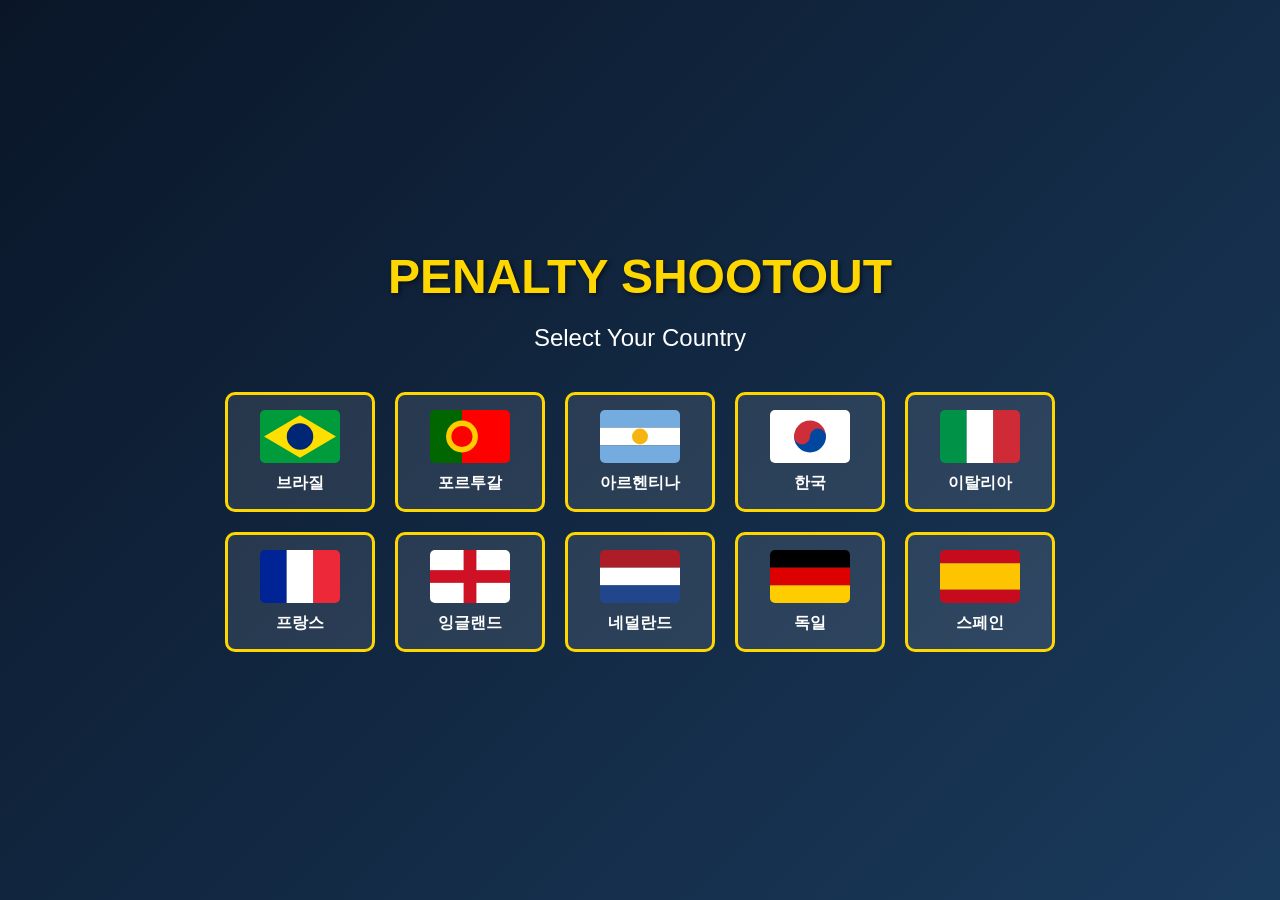
<file: penalty-kick.html>
<!DOCTYPE html>
<html lang="ko">
<head>
    <meta charset="UTF-8">
    <meta name="viewport" content="width=device-width, initial-scale=1.0">
    <title>Penalty Kick Game - World Cup Style</title>
    <style>
        * {
            margin: 0;
            padding: 0;
            box-sizing: border-box;
        }

        body {
            font-family: 'Arial', sans-serif;
            background: linear-gradient(135deg, #1a472a 0%, #2d5a3f 100%);
            min-height: 100vh;
            overflow: hidden;
        }

        /* Country Selection Screen */
        #country-selection {
            position: fixed;
            top: 0;
            left: 0;
            width: 100%;
            height: 100%;
            background: linear-gradient(135deg, #0a1628 0%, #1a3a5c 100%);
            display: flex;
            flex-direction: column;
            align-items: center;
            justify-content: center;
            z-index: 100;
        }

        #country-selection h1 {
            color: #ffd700;
            font-size: 3em;
            margin-bottom: 20px;
            text-shadow: 2px 2px 4px rgba(0,0,0,0.5);
        }

        #country-selection p {
            color: white;
            font-size: 1.5em;
            margin-bottom: 40px;
        }

        .country-grid {
            display: grid;
            grid-template-columns: repeat(5, 1fr);
            gap: 20px;
            max-width: 900px;
        }

        .country-btn {
            width: 150px;
            height: 120px;
            border: 3px solid #ffd700;
            border-radius: 10px;
            cursor: pointer;
            transition: all 0.3s;
            display: flex;
            flex-direction: column;
            align-items: center;
            justify-content: center;
            background: rgba(255,255,255,0.1);
        }

        .country-btn:hover {
            transform: scale(1.1);
            box-shadow: 0 0 20px rgba(255,215,0,0.5);
        }

        .country-btn .flag {
            width: 80px;
            height: 53px;
            margin-bottom: 10px;
            border-radius: 5px;
            overflow: hidden;
        }

        .country-btn span {
            color: white;
            font-weight: bold;
        }

        /* Game Screen */
        #game-screen {
            display: none;
            width: 100%;
            height: 100vh;
            position: relative;
        }

        /* Scoreboard */
        .scoreboard {
            position: absolute;
            top: 10px;
            left: 0;
            right: 0;
            display: flex;
            justify-content: space-between;
            padding: 0 20px;
            z-index: 50;
        }

        .team-score {
            display: flex;
            align-items: center;
            background: rgba(0,0,0,0.7);
            padding: 10px 20px;
            border-radius: 10px;
        }

        .team-score .flag-small {
            width: 50px;
            height: 33px;
            margin-right: 15px;
            border-radius: 3px;
        }

        .team-score .score {
            font-size: 2.5em;
            color: white;
            font-weight: bold;
            margin-left: 15px;
        }

        .team-score .team-name {
            color: white;
            font-size: 1.2em;
        }

        /* Round indicator */
        .round-indicator {
            position: absolute;
            top: 80px;
            left: 50%;
            transform: translateX(-50%);
            background: rgba(0,0,0,0.7);
            padding: 10px 30px;
            border-radius: 10px;
            color: white;
            font-size: 1.3em;
            z-index: 50;
        }

        /* Game Canvas */
        #gameCanvas {
            width: 100%;
            height: 100%;
            display: block;
        }

        /* Message overlay */
        .message-overlay {
            position: fixed;
            top: 0;
            left: 0;
            width: 100%;
            height: 100%;
            background: rgba(0,0,0,0.8);
            display: none;
            align-items: center;
            justify-content: center;
            flex-direction: column;
            z-index: 200;
        }

        .message-overlay h2 {
            color: #ffd700;
            font-size: 4em;
            margin-bottom: 20px;
            text-shadow: 2px 2px 4px rgba(0,0,0,0.5);
        }

        .message-overlay p {
            color: white;
            font-size: 2em;
            margin-bottom: 30px;
        }

        .message-overlay button {
            padding: 15px 40px;
            font-size: 1.5em;
            background: #ffd700;
            border: none;
            border-radius: 10px;
            cursor: pointer;
            transition: all 0.3s;
        }

        .message-overlay button:hover {
            transform: scale(1.1);
            background: #ffed4a;
        }

        /* Turn indicator */
        .turn-indicator {
            position: absolute;
            bottom: 30px;
            left: 50%;
            transform: translateX(-50%);
            background: rgba(0,0,0,0.7);
            padding: 15px 30px;
            border-radius: 10px;
            color: white;
            font-size: 1.5em;
            z-index: 50;
        }

        /* Kick history */
        .kick-history {
            position: absolute;
            top: 130px;
            display: flex;
            gap: 5px;
            z-index: 50;
        }

        .kick-history.left {
            left: 20px;
        }

        .kick-history.right {
            right: 20px;
        }

        .kick-result {
            width: 30px;
            height: 30px;
            border-radius: 50%;
            display: flex;
            align-items: center;
            justify-content: center;
            font-weight: bold;
            font-size: 1.2em;
        }

        .kick-result.goal {
            background: #4caf50;
            color: white;
        }

        .kick-result.miss {
            background: #f44336;
            color: white;
        }

        .kick-result.pending {
            background: #666;
            color: #999;
        }
    </style>
</head>
<body>
    <!-- Country Selection Screen -->
    <div id="country-selection">
        <h1>PENALTY SHOOTOUT</h1>
        <p>Select Your Country</p>
        <div class="country-grid" id="countryGrid"></div>
    </div>

    <!-- Game Screen -->
    <div id="game-screen">
        <div class="scoreboard">
            <div class="team-score" id="player-team">
                <canvas class="flag-small" id="playerFlag"></canvas>
                <span class="team-name" id="playerName">Player</span>
                <span class="score" id="playerScore">0</span>
            </div>
            <div class="team-score" id="opponent-team">
                <span class="score" id="opponentScore">0</span>
                <span class="team-name" id="opponentName">Opponent</span>
                <canvas class="flag-small" id="opponentFlag"></canvas>
            </div>
        </div>

        <div class="round-indicator" id="roundIndicator">Round 1/5</div>

        <div class="kick-history left" id="playerHistory"></div>
        <div class="kick-history right" id="opponentHistory"></div>

        <canvas id="gameCanvas"></canvas>

        <div class="turn-indicator" id="turnIndicator">Your turn to KICK!</div>
    </div>

    <!-- Message Overlay -->
    <div class="message-overlay" id="messageOverlay">
        <h2 id="messageTitle">GOAL!</h2>
        <p id="messageText">Great shot!</p>
        <button id="continueBtn">Continue</button>
    </div>

    <!-- Final Result Overlay -->
    <div class="message-overlay" id="resultOverlay">
        <h2 id="resultTitle">YOU WIN!</h2>
        <p id="resultScore">3 - 2</p>
        <button id="restartBtn">Play Again</button>
    </div>

    <script>
        // Countries data with flag drawing functions
        const countries = {
            brazil: { name: 'Brazil', nameKr: '브라질' },
            portugal: { name: 'Portugal', nameKr: '포르투갈' },
            argentina: { name: 'Argentina', nameKr: '아르헨티나' },
            korea: { name: 'Korea', nameKr: '한국' },
            italy: { name: 'Italy', nameKr: '이탈리아' },
            france: { name: 'France', nameKr: '프랑스' },
            england: { name: 'England', nameKr: '잉글랜드' },
            netherlands: { name: 'Netherlands', nameKr: '네덜란드' },
            germany: { name: 'Germany', nameKr: '독일' },
            spain: { name: 'Spain', nameKr: '스페인' }
        };

        // Draw flag functions
        function drawFlag(ctx, country, width, height) {
            ctx.clearRect(0, 0, width, height);

            switch(country) {
                case 'brazil':
                    ctx.fillStyle = '#009c3b';
                    ctx.fillRect(0, 0, width, height);
                    ctx.fillStyle = '#ffdf00';
                    ctx.beginPath();
                    ctx.moveTo(width/2, height*0.1);
                    ctx.lineTo(width*0.95, height/2);
                    ctx.lineTo(width/2, height*0.9);
                    ctx.lineTo(width*0.05, height/2);
                    ctx.closePath();
                    ctx.fill();
                    ctx.fillStyle = '#002776';
                    ctx.beginPath();
                    ctx.arc(width/2, height/2, height*0.25, 0, Math.PI*2);
                    ctx.fill();
                    break;

                case 'portugal':
                    ctx.fillStyle = '#006600';
                    ctx.fillRect(0, 0, width*0.4, height);
                    ctx.fillStyle = '#ff0000';
                    ctx.fillRect(width*0.4, 0, width*0.6, height);
                    ctx.fillStyle = '#ffcc00';
                    ctx.beginPath();
                    ctx.arc(width*0.4, height/2, height*0.3, 0, Math.PI*2);
                    ctx.fill();
                    ctx.fillStyle = '#ff0000';
                    ctx.beginPath();
                    ctx.arc(width*0.4, height/2, height*0.2, 0, Math.PI*2);
                    ctx.fill();
                    break;

                case 'argentina':
                    ctx.fillStyle = '#74acdf';
                    ctx.fillRect(0, 0, width, height/3);
                    ctx.fillStyle = '#ffffff';
                    ctx.fillRect(0, height/3, width, height/3);
                    ctx.fillStyle = '#74acdf';
                    ctx.fillRect(0, height*2/3, width, height/3);
                    ctx.fillStyle = '#f6b40e';
                    ctx.beginPath();
                    ctx.arc(width/2, height/2, height*0.15, 0, Math.PI*2);
                    ctx.fill();
                    break;

                case 'korea':
                    ctx.fillStyle = '#ffffff';
                    ctx.fillRect(0, 0, width, height);
                    ctx.fillStyle = '#cd2e3a';
                    ctx.beginPath();
                    ctx.arc(width/2, height/2, height*0.3, 0, Math.PI, true);
                    ctx.fill();
                    ctx.fillStyle = '#0047a0';
                    ctx.beginPath();
                    ctx.arc(width/2, height/2, height*0.3, 0, Math.PI, false);
                    ctx.fill();
                    ctx.fillStyle = '#cd2e3a';
                    ctx.beginPath();
                    ctx.arc(width/2 - height*0.15, height/2, height*0.15, 0, Math.PI*2);
                    ctx.fill();
                    ctx.fillStyle = '#0047a0';
                    ctx.beginPath();
                    ctx.arc(width/2 + height*0.15, height/2, height*0.15, 0, Math.PI*2);
                    ctx.fill();
                    break;

                case 'italy':
                    ctx.fillStyle = '#009246';
                    ctx.fillRect(0, 0, width/3, height);
                    ctx.fillStyle = '#ffffff';
                    ctx.fillRect(width/3, 0, width/3, height);
                    ctx.fillStyle = '#ce2b37';
                    ctx.fillRect(width*2/3, 0, width/3, height);
                    break;

                case 'france':
                    ctx.fillStyle = '#002395';
                    ctx.fillRect(0, 0, width/3, height);
                    ctx.fillStyle = '#ffffff';
                    ctx.fillRect(width/3, 0, width/3, height);
                    ctx.fillStyle = '#ed2939';
                    ctx.fillRect(width*2/3, 0, width/3, height);
                    break;

                case 'england':
                    ctx.fillStyle = '#ffffff';
                    ctx.fillRect(0, 0, width, height);
                    ctx.fillStyle = '#ce1124';
                    ctx.fillRect(width*0.42, 0, width*0.16, height);
                    ctx.fillRect(0, height*0.38, width, height*0.24);
                    break;

                case 'netherlands':
                    ctx.fillStyle = '#ae1c28';
                    ctx.fillRect(0, 0, width, height/3);
                    ctx.fillStyle = '#ffffff';
                    ctx.fillRect(0, height/3, width, height/3);
                    ctx.fillStyle = '#21468b';
                    ctx.fillRect(0, height*2/3, width, height/3);
                    break;

                case 'germany':
                    ctx.fillStyle = '#000000';
                    ctx.fillRect(0, 0, width, height/3);
                    ctx.fillStyle = '#dd0000';
                    ctx.fillRect(0, height/3, width, height/3);
                    ctx.fillStyle = '#ffcc00';
                    ctx.fillRect(0, height*2/3, width, height/3);
                    break;

                case 'spain':
                    ctx.fillStyle = '#c60b1e';
                    ctx.fillRect(0, 0, width, height*0.25);
                    ctx.fillStyle = '#ffc400';
                    ctx.fillRect(0, height*0.25, width, height*0.5);
                    ctx.fillStyle = '#c60b1e';
                    ctx.fillRect(0, height*0.75, width, height*0.25);
                    break;
            }
        }

        // Game State
        let gameState = {
            playerCountry: null,
            opponentCountry: null,
            playerScore: 0,
            opponentScore: 0,
            currentRound: 1,
            maxRounds: 5,
            isPlayerKicking: true,
            playerKicks: [],
            opponentKicks: [],
            gamePhase: 'selection', // selection, kicking, defending, result
            isAnimating: false,
            isSuddenDeath: false
        };

        // Canvas and context
        let canvas, ctx;
        let canvasWidth, canvasHeight;

        // Ball state
        let ball = {
            x: 0,
            y: 0,
            targetX: 0,
            targetY: 0,
            isMoving: false,
            startX: 0,
            startY: 0
        };

        // Goalkeeper state
        let goalkeeper = {
            x: 0,
            y: 0,
            targetX: 0,
            targetY: 0,
            width: 60,
            height: 100,
            isMoving: false,
            direction: 'center' // left, center, right
        };

        // Arrow state
        let arrow = {
            isAiming: false,
            startX: 0,
            startY: 0,
            endX: 0,
            endY: 0
        };

        // Goal dimensions
        let goal = {
            x: 0,
            y: 0,
            width: 0,
            height: 0
        };

        // Initialize country selection
        function initCountrySelection() {
            const grid = document.getElementById('countryGrid');
            grid.innerHTML = '';

            Object.keys(countries).forEach(key => {
                const btn = document.createElement('div');
                btn.className = 'country-btn';
                btn.innerHTML = `
                    <canvas class="flag" id="flag-${key}" width="80" height="53"></canvas>
                    <span>${countries[key].nameKr}</span>
                `;
                btn.onclick = () => selectCountry(key);
                grid.appendChild(btn);

                // Draw flag after element is added
                setTimeout(() => {
                    const flagCanvas = document.getElementById(`flag-${key}`);
                    if (flagCanvas) {
                        const flagCtx = flagCanvas.getContext('2d');
                        drawFlag(flagCtx, key, 80, 53);
                    }
                }, 10);
            });
        }

        // Select country and start game
        function selectCountry(country) {
            gameState.playerCountry = country;

            // Select random opponent
            const availableCountries = Object.keys(countries).filter(c => c !== country);
            gameState.opponentCountry = availableCountries[Math.floor(Math.random() * availableCountries.length)];

            // Hide selection, show game
            document.getElementById('country-selection').style.display = 'none';
            document.getElementById('game-screen').style.display = 'block';

            // Update team displays
            document.getElementById('playerName').textContent = countries[gameState.playerCountry].nameKr;
            document.getElementById('opponentName').textContent = countries[gameState.opponentCountry].nameKr;

            // Draw flags
            const playerFlagCanvas = document.getElementById('playerFlag');
            const opponentFlagCanvas = document.getElementById('opponentFlag');
            playerFlagCanvas.width = 50;
            playerFlagCanvas.height = 33;
            opponentFlagCanvas.width = 50;
            opponentFlagCanvas.height = 33;

            drawFlag(playerFlagCanvas.getContext('2d'), gameState.playerCountry, 50, 33);
            drawFlag(opponentFlagCanvas.getContext('2d'), gameState.opponentCountry, 50, 33);

            // Initialize game
            initGame();
        }

        // Initialize game canvas
        function initGame() {
            canvas = document.getElementById('gameCanvas');
            ctx = canvas.getContext('2d');

            resizeCanvas();
            window.addEventListener('resize', resizeCanvas);

            // Event listeners
            canvas.addEventListener('mousedown', onMouseDown);
            canvas.addEventListener('mousemove', onMouseMove);
            canvas.addEventListener('mouseup', onMouseUp);
            canvas.addEventListener('touchstart', onTouchStart);
            canvas.addEventListener('touchmove', onTouchMove);
            canvas.addEventListener('touchend', onTouchEnd);

            // Button listeners
            document.getElementById('continueBtn').onclick = continueGame;
            document.getElementById('restartBtn').onclick = restartGame;

            // Start game
            resetPositions();
            updateUI();
            gameLoop();
        }

        function resizeCanvas() {
            canvasWidth = window.innerWidth;
            canvasHeight = window.innerHeight;
            canvas.width = canvasWidth;
            canvas.height = canvasHeight;

            // Update goal dimensions
            goal.width = canvasWidth * 0.4;
            goal.height = canvasHeight * 0.35;
            goal.x = (canvasWidth - goal.width) / 2;
            goal.y = canvasHeight * 0.08;

            resetPositions();
        }

        function resetPositions() {
            // Ball position (penalty spot)
            ball.x = canvasWidth / 2;
            ball.y = canvasHeight * 0.75;
            ball.startX = ball.x;
            ball.startY = ball.y;
            ball.isMoving = false;

            // Goalkeeper position
            goalkeeper.x = canvasWidth / 2;
            goalkeeper.y = goal.y + goal.height - goalkeeper.height/2 - 10;
            goalkeeper.isMoving = false;
        }

        function getGoalZone(x, y) {
            // Divide goal into 9 zones (3x3)
            const zoneWidth = goal.width / 3;
            const zoneHeight = goal.height / 3;

            let col = Math.floor((x - goal.x) / zoneWidth);
            let row = Math.floor((y - goal.y) / zoneHeight);

            col = Math.max(0, Math.min(2, col));
            row = Math.max(0, Math.min(2, row));

            return { col, row, zone: row * 3 + col };
        }

        function getKeeperCoverage(direction) {
            // Keeper covers 2-3 zones based on direction
            // direction: 0=left, 1=center, 2=right
            const coverages = {
                0: [0, 1, 3, 4], // left: covers left and center-left zones
                1: [1, 3, 4, 5, 7], // center: covers middle column
                2: [1, 2, 4, 5], // right: covers right and center-right zones
            };
            return coverages[direction];
        }

        // Mouse/Touch events
        function onMouseDown(e) {
            if (gameState.isAnimating || !gameState.isPlayerKicking) return;

            const rect = canvas.getBoundingClientRect();
            const x = e.clientX - rect.left;
            const y = e.clientY - rect.top;

            // Check if clicking near ball
            const dist = Math.sqrt((x - ball.x) ** 2 + (y - ball.y) ** 2);
            if (dist < 50) {
                arrow.isAiming = true;
                arrow.startX = ball.x;
                arrow.startY = ball.y;
                arrow.endX = x;
                arrow.endY = y;
            }
        }

        function onMouseMove(e) {
            if (!arrow.isAiming) return;

            const rect = canvas.getBoundingClientRect();
            arrow.endX = e.clientX - rect.left;
            arrow.endY = e.clientY - rect.top;

            // Clamp to goal area
            arrow.endX = Math.max(goal.x, Math.min(goal.x + goal.width, arrow.endX));
            arrow.endY = Math.max(goal.y, Math.min(goal.y + goal.height, arrow.endY));
        }

        function onMouseUp(e) {
            if (!arrow.isAiming) return;

            arrow.isAiming = false;

            // Check if target is in goal area
            if (arrow.endX >= goal.x && arrow.endX <= goal.x + goal.width &&
                arrow.endY >= goal.y && arrow.endY <= goal.y + goal.height) {
                shootBall(arrow.endX, arrow.endY);
            }
        }

        // Touch events
        function onTouchStart(e) {
            e.preventDefault();
            const touch = e.touches[0];
            onMouseDown({ clientX: touch.clientX, clientY: touch.clientY });
        }

        function onTouchMove(e) {
            e.preventDefault();
            const touch = e.touches[0];
            onMouseMove({ clientX: touch.clientX, clientY: touch.clientY });
        }

        function onTouchEnd(e) {
            e.preventDefault();
            onMouseUp({});
        }

        // Shoot ball
        function shootBall(targetX, targetY) {
            gameState.isAnimating = true;

            ball.targetX = targetX;
            ball.targetY = targetY;
            ball.isMoving = true;

            // Goalkeeper jumps randomly
            const keeperDirection = Math.floor(Math.random() * 3); // 0=left, 1=center, 2=right
            goalkeeper.direction = keeperDirection;

            const keeperTargets = [
                { x: goal.x + goal.width * 0.2, y: goalkeeper.y - 30 },
                { x: canvasWidth / 2, y: goalkeeper.y - 20 },
                { x: goal.x + goal.width * 0.8, y: goalkeeper.y - 30 }
            ];

            goalkeeper.targetX = keeperTargets[keeperDirection].x;
            goalkeeper.targetY = keeperTargets[keeperDirection].y;
            goalkeeper.isMoving = true;

            // Check result after animation
            setTimeout(() => {
                checkKickResult(targetX, targetY, keeperDirection, true);
            }, 800);
        }

        function checkKickResult(ballX, ballY, keeperDir, isPlayer) {
            const zone = getGoalZone(ballX, ballY);
            const coverage = getKeeperCoverage(keeperDir);

            const isGoal = !coverage.includes(zone.zone);

            if (isPlayer) {
                gameState.playerKicks.push(isGoal);
                if (isGoal) gameState.playerScore++;
            } else {
                gameState.opponentKicks.push(isGoal);
                if (isGoal) gameState.opponentScore++;
            }

            updateUI();
            showKickResult(isGoal, isPlayer);
        }

        function showKickResult(isGoal, isPlayer) {
            const overlay = document.getElementById('messageOverlay');
            const title = document.getElementById('messageTitle');
            const text = document.getElementById('messageText');

            if (isGoal) {
                title.textContent = 'GOAL!';
                title.style.color = '#4caf50';
                text.textContent = isPlayer ? 'Great shot!' : 'They scored!';
            } else {
                title.textContent = 'SAVED!';
                title.style.color = '#f44336';
                text.textContent = isPlayer ? 'The keeper got it!' : 'You saved it!';
            }

            overlay.style.display = 'flex';
        }

        function continueGame() {
            document.getElementById('messageOverlay').style.display = 'none';

            // Check if game is over
            if (checkGameOver()) {
                showFinalResult();
                return;
            }

            // Switch turn
            gameState.isPlayerKicking = !gameState.isPlayerKicking;

            // Update round
            if (gameState.isPlayerKicking) {
                gameState.currentRound++;
            }

            // Reset positions
            resetPositions();
            gameState.isAnimating = false;

            updateUI();

            // If opponent's turn to kick, simulate their kick
            if (!gameState.isPlayerKicking) {
                setTimeout(simulateOpponentKick, 1000);
            }
        }

        function simulateOpponentKick() {
            gameState.isAnimating = true;

            // Random target in goal
            const targetX = goal.x + goal.width * (0.15 + Math.random() * 0.7);
            const targetY = goal.y + goal.height * (0.2 + Math.random() * 0.6);

            ball.targetX = targetX;
            ball.targetY = targetY;
            ball.isMoving = true;

            // Player (as keeper) jumps randomly
            const keeperDirection = Math.floor(Math.random() * 3);
            goalkeeper.direction = keeperDirection;

            const keeperTargets = [
                { x: goal.x + goal.width * 0.2, y: goalkeeper.y - 30 },
                { x: canvasWidth / 2, y: goalkeeper.y - 20 },
                { x: goal.x + goal.width * 0.8, y: goalkeeper.y - 30 }
            ];

            goalkeeper.targetX = keeperTargets[keeperDirection].x;
            goalkeeper.targetY = keeperTargets[keeperDirection].y;
            goalkeeper.isMoving = true;

            setTimeout(() => {
                checkKickResult(targetX, targetY, keeperDirection, false);
            }, 800);
        }

        function checkGameOver() {
            const playerKicks = gameState.playerKicks.length;
            const opponentKicks = gameState.opponentKicks.length;
            const playerGoals = gameState.playerScore;
            const opponentGoals = gameState.opponentScore;

            // Both completed 5 kicks
            if (playerKicks >= 5 && opponentKicks >= 5) {
                // If tied, go to sudden death
                if (playerGoals === opponentGoals) {
                    if (!gameState.isSuddenDeath) {
                        gameState.isSuddenDeath = true;
                    }
                    // In sudden death, check after each pair
                    if (playerKicks === opponentKicks && playerGoals !== opponentGoals) {
                        return true;
                    }
                    return false;
                }
                return true;
            }

            // Early win check (opponent can't catch up)
            const playerRemaining = gameState.isSuddenDeath ? 1 : Math.max(0, 5 - playerKicks);
            const opponentRemaining = gameState.isSuddenDeath ? 1 : Math.max(0, 5 - opponentKicks);

            if (playerGoals > opponentGoals + opponentRemaining && opponentKicks >= playerKicks) {
                return true;
            }
            if (opponentGoals > playerGoals + playerRemaining && playerKicks >= opponentKicks) {
                return true;
            }

            return false;
        }

        function showFinalResult() {
            const overlay = document.getElementById('resultOverlay');
            const title = document.getElementById('resultTitle');
            const score = document.getElementById('resultScore');

            if (gameState.playerScore > gameState.opponentScore) {
                title.textContent = 'YOU WIN!';
                title.style.color = '#4caf50';
            } else {
                title.textContent = 'YOU LOSE!';
                title.style.color = '#f44336';
            }

            score.textContent = `${gameState.playerScore} - ${gameState.opponentScore}`;
            overlay.style.display = 'flex';
        }

        function restartGame() {
            // Reset game state
            gameState = {
                playerCountry: null,
                opponentCountry: null,
                playerScore: 0,
                opponentScore: 0,
                currentRound: 1,
                maxRounds: 5,
                isPlayerKicking: true,
                playerKicks: [],
                opponentKicks: [],
                gamePhase: 'selection',
                isAnimating: false,
                isSuddenDeath: false
            };

            // Show country selection
            document.getElementById('resultOverlay').style.display = 'none';
            document.getElementById('game-screen').style.display = 'none';
            document.getElementById('country-selection').style.display = 'flex';

            initCountrySelection();
        }

        function updateUI() {
            document.getElementById('playerScore').textContent = gameState.playerScore;
            document.getElementById('opponentScore').textContent = gameState.opponentScore;

            if (gameState.isSuddenDeath) {
                document.getElementById('roundIndicator').textContent = 'SUDDEN DEATH!';
            } else {
                document.getElementById('roundIndicator').textContent = `Round ${Math.min(gameState.currentRound, 5)}/5`;
            }

            if (gameState.isPlayerKicking) {
                document.getElementById('turnIndicator').textContent = 'Your turn to KICK!';
            } else {
                document.getElementById('turnIndicator').textContent = 'Your turn to DEFEND!';
            }

            // Update kick history
            updateKickHistory();
        }

        function updateKickHistory() {
            const playerHistory = document.getElementById('playerHistory');
            const opponentHistory = document.getElementById('opponentHistory');

            playerHistory.innerHTML = '';
            opponentHistory.innerHTML = '';

            const totalKicks = gameState.isSuddenDeath ? Math.max(gameState.playerKicks.length, 6) : 5;

            for (let i = 0; i < totalKicks; i++) {
                // Player
                const playerDiv = document.createElement('div');
                playerDiv.className = 'kick-result ';
                if (i < gameState.playerKicks.length) {
                    playerDiv.className += gameState.playerKicks[i] ? 'goal' : 'miss';
                    playerDiv.textContent = gameState.playerKicks[i] ? 'O' : 'X';
                } else {
                    playerDiv.className += 'pending';
                    playerDiv.textContent = '-';
                }
                playerHistory.appendChild(playerDiv);

                // Opponent
                const opponentDiv = document.createElement('div');
                opponentDiv.className = 'kick-result ';
                if (i < gameState.opponentKicks.length) {
                    opponentDiv.className += gameState.opponentKicks[i] ? 'goal' : 'miss';
                    opponentDiv.textContent = gameState.opponentKicks[i] ? 'O' : 'X';
                } else {
                    opponentDiv.className += 'pending';
                    opponentDiv.textContent = '-';
                }
                opponentHistory.appendChild(opponentDiv);
            }
        }

        // Game loop
        function gameLoop() {
            ctx.clearRect(0, 0, canvasWidth, canvasHeight);

            drawField();
            drawGoal();
            drawGoalkeeper();
            drawPlayer();
            drawBall();
            drawArrow();

            // Update ball position
            if (ball.isMoving) {
                const dx = ball.targetX - ball.x;
                const dy = ball.targetY - ball.y;
                const dist = Math.sqrt(dx * dx + dy * dy);

                if (dist > 5) {
                    ball.x += dx * 0.1;
                    ball.y += dy * 0.1;
                } else {
                    ball.isMoving = false;
                }
            }

            // Update goalkeeper position
            if (goalkeeper.isMoving) {
                const dx = goalkeeper.targetX - goalkeeper.x;
                const dy = goalkeeper.targetY - goalkeeper.y;
                const dist = Math.sqrt(dx * dx + dy * dy);

                if (dist > 5) {
                    goalkeeper.x += dx * 0.15;
                    goalkeeper.y += dy * 0.15;
                } else {
                    goalkeeper.isMoving = false;
                }
            }

            requestAnimationFrame(gameLoop);
        }

        function drawField() {
            // Grass
            ctx.fillStyle = '#2e8b57';
            ctx.fillRect(0, 0, canvasWidth, canvasHeight);

            // Grass stripes
            ctx.fillStyle = '#3a9d63';
            for (let i = 0; i < canvasHeight; i += 40) {
                if ((i / 40) % 2 === 0) {
                    ctx.fillRect(0, i, canvasWidth, 20);
                }
            }

            // Penalty area
            const penaltyWidth = goal.width * 1.8;
            const penaltyHeight = canvasHeight * 0.5;
            const penaltyX = (canvasWidth - penaltyWidth) / 2;

            ctx.strokeStyle = 'white';
            ctx.lineWidth = 3;
            ctx.strokeRect(penaltyX, 0, penaltyWidth, penaltyHeight);

            // Goal area
            const goalAreaWidth = goal.width * 1.2;
            const goalAreaHeight = canvasHeight * 0.25;
            const goalAreaX = (canvasWidth - goalAreaWidth) / 2;
            ctx.strokeRect(goalAreaX, 0, goalAreaWidth, goalAreaHeight);

            // Penalty spot
            ctx.fillStyle = 'white';
            ctx.beginPath();
            ctx.arc(ball.startX, ball.startY, 5, 0, Math.PI * 2);
            ctx.fill();
        }

        function drawGoal() {
            // Goal net (background)
            ctx.fillStyle = 'rgba(255,255,255,0.3)';
            ctx.fillRect(goal.x, goal.y, goal.width, goal.height);

            // Net pattern
            ctx.strokeStyle = 'rgba(255,255,255,0.5)';
            ctx.lineWidth = 1;

            const gridSize = 20;
            for (let x = goal.x; x <= goal.x + goal.width; x += gridSize) {
                ctx.beginPath();
                ctx.moveTo(x, goal.y);
                ctx.lineTo(x, goal.y + goal.height);
                ctx.stroke();
            }
            for (let y = goal.y; y <= goal.y + goal.height; y += gridSize) {
                ctx.beginPath();
                ctx.moveTo(goal.x, y);
                ctx.lineTo(goal.x + goal.width, y);
                ctx.stroke();
            }

            // Goal posts
            ctx.strokeStyle = 'white';
            ctx.lineWidth = 8;
            ctx.strokeRect(goal.x, goal.y, goal.width, goal.height);
        }

        function drawGoalkeeper() {
            const gk = goalkeeper;

            // Body
            ctx.fillStyle = '#ff6b00';
            ctx.fillRect(gk.x - 20, gk.y - 30, 40, 50);

            // Head
            ctx.fillStyle = '#ffd699';
            ctx.beginPath();
            ctx.arc(gk.x, gk.y - 45, 15, 0, Math.PI * 2);
            ctx.fill();

            // Arms
            ctx.fillStyle = '#ff6b00';
            const armAngle = goalkeeper.isMoving ?
                (goalkeeper.direction === 0 ? -0.8 : goalkeeper.direction === 2 ? 0.8 : 0) : 0;

            // Left arm
            ctx.save();
            ctx.translate(gk.x - 20, gk.y - 20);
            ctx.rotate(-0.5 + armAngle);
            ctx.fillRect(-30, -5, 30, 10);
            ctx.restore();

            // Right arm
            ctx.save();
            ctx.translate(gk.x + 20, gk.y - 20);
            ctx.rotate(0.5 + armAngle);
            ctx.fillRect(0, -5, 30, 10);
            ctx.restore();

            // Gloves
            ctx.fillStyle = '#00aa00';
            ctx.beginPath();
            ctx.arc(gk.x - 45 + armAngle * 20, gk.y - 25, 10, 0, Math.PI * 2);
            ctx.fill();
            ctx.beginPath();
            ctx.arc(gk.x + 45 + armAngle * 20, gk.y - 25, 10, 0, Math.PI * 2);
            ctx.fill();

            // Legs
            ctx.fillStyle = '#333';
            ctx.fillRect(gk.x - 15, gk.y + 20, 12, 30);
            ctx.fillRect(gk.x + 3, gk.y + 20, 12, 30);
        }

        function drawPlayer() {
            // Only draw kicker when it's player's turn
            if (!gameState.isPlayerKicking && !ball.isMoving) return;

            const px = ball.startX - 30;
            const py = ball.startY + 40;

            // Draw based on selected country colors
            const colors = getCountryColors(gameState.isPlayerKicking ? gameState.playerCountry : gameState.opponentCountry);

            // Body (jersey)
            ctx.fillStyle = colors.primary;
            ctx.fillRect(px - 15, py - 50, 30, 40);

            // Head
            ctx.fillStyle = '#ffd699';
            ctx.beginPath();
            ctx.arc(px, py - 65, 15, 0, Math.PI * 2);
            ctx.fill();

            // Shorts
            ctx.fillStyle = colors.secondary;
            ctx.fillRect(px - 12, py - 10, 24, 20);

            // Legs
            ctx.fillStyle = '#ffd699';
            ctx.fillRect(px - 10, py + 10, 8, 25);
            ctx.fillRect(px + 2, py + 10, 8, 25);

            // Shoes
            ctx.fillStyle = '#111';
            ctx.fillRect(px - 12, py + 35, 12, 8);
            ctx.fillRect(px, py + 35, 12, 8);
        }

        function getCountryColors(country) {
            const colorMap = {
                brazil: { primary: '#ffdf00', secondary: '#009c3b' },
                portugal: { primary: '#ff0000', secondary: '#006600' },
                argentina: { primary: '#74acdf', secondary: '#000' },
                korea: { primary: '#cd2e3a', secondary: '#0047a0' },
                italy: { primary: '#0066cc', secondary: '#fff' },
                france: { primary: '#0055a4', secondary: '#fff' },
                england: { primary: '#fff', secondary: '#00247d' },
                netherlands: { primary: '#ff6600', secondary: '#000' },
                germany: { primary: '#fff', secondary: '#000' },
                spain: { primary: '#ff0000', secondary: '#0000aa' }
            };
            return colorMap[country] || { primary: '#fff', secondary: '#000' };
        }

        function drawBall() {
            ctx.save();
            ctx.translate(ball.x, ball.y);

            // Ball shadow
            ctx.fillStyle = 'rgba(0,0,0,0.3)';
            ctx.beginPath();
            ctx.ellipse(3, 15, 12, 6, 0, 0, Math.PI * 2);
            ctx.fill();

            // Ball
            ctx.fillStyle = 'white';
            ctx.beginPath();
            ctx.arc(0, 0, 15, 0, Math.PI * 2);
            ctx.fill();

            // Ball pattern
            ctx.fillStyle = '#333';
            ctx.beginPath();
            ctx.arc(0, 0, 5, 0, Math.PI * 2);
            ctx.fill();

            ctx.beginPath();
            ctx.arc(-8, -5, 4, 0, Math.PI * 2);
            ctx.fill();

            ctx.beginPath();
            ctx.arc(8, -5, 4, 0, Math.PI * 2);
            ctx.fill();

            ctx.beginPath();
            ctx.arc(-5, 8, 4, 0, Math.PI * 2);
            ctx.fill();

            ctx.beginPath();
            ctx.arc(5, 8, 4, 0, Math.PI * 2);
            ctx.fill();

            ctx.restore();
        }

        function drawArrow() {
            if (!arrow.isAiming) return;

            ctx.strokeStyle = '#ffd700';
            ctx.lineWidth = 4;
            ctx.setLineDash([10, 10]);

            ctx.beginPath();
            ctx.moveTo(arrow.startX, arrow.startY);
            ctx.lineTo(arrow.endX, arrow.endY);
            ctx.stroke();

            ctx.setLineDash([]);

            // Arrow head
            const angle = Math.atan2(arrow.endY - arrow.startY, arrow.endX - arrow.startX);
            const headLen = 20;

            ctx.beginPath();
            ctx.moveTo(arrow.endX, arrow.endY);
            ctx.lineTo(
                arrow.endX - headLen * Math.cos(angle - Math.PI / 6),
                arrow.endY - headLen * Math.sin(angle - Math.PI / 6)
            );
            ctx.moveTo(arrow.endX, arrow.endY);
            ctx.lineTo(
                arrow.endX - headLen * Math.cos(angle + Math.PI / 6),
                arrow.endY - headLen * Math.sin(angle + Math.PI / 6)
            );
            ctx.stroke();

            // Target circle
            ctx.strokeStyle = 'rgba(255, 215, 0, 0.5)';
            ctx.lineWidth = 3;
            ctx.beginPath();
            ctx.arc(arrow.endX, arrow.endY, 20, 0, Math.PI * 2);
            ctx.stroke();
        }

        // Start the game
        initCountrySelection();
    </script>
</body>
</html>
</file>
